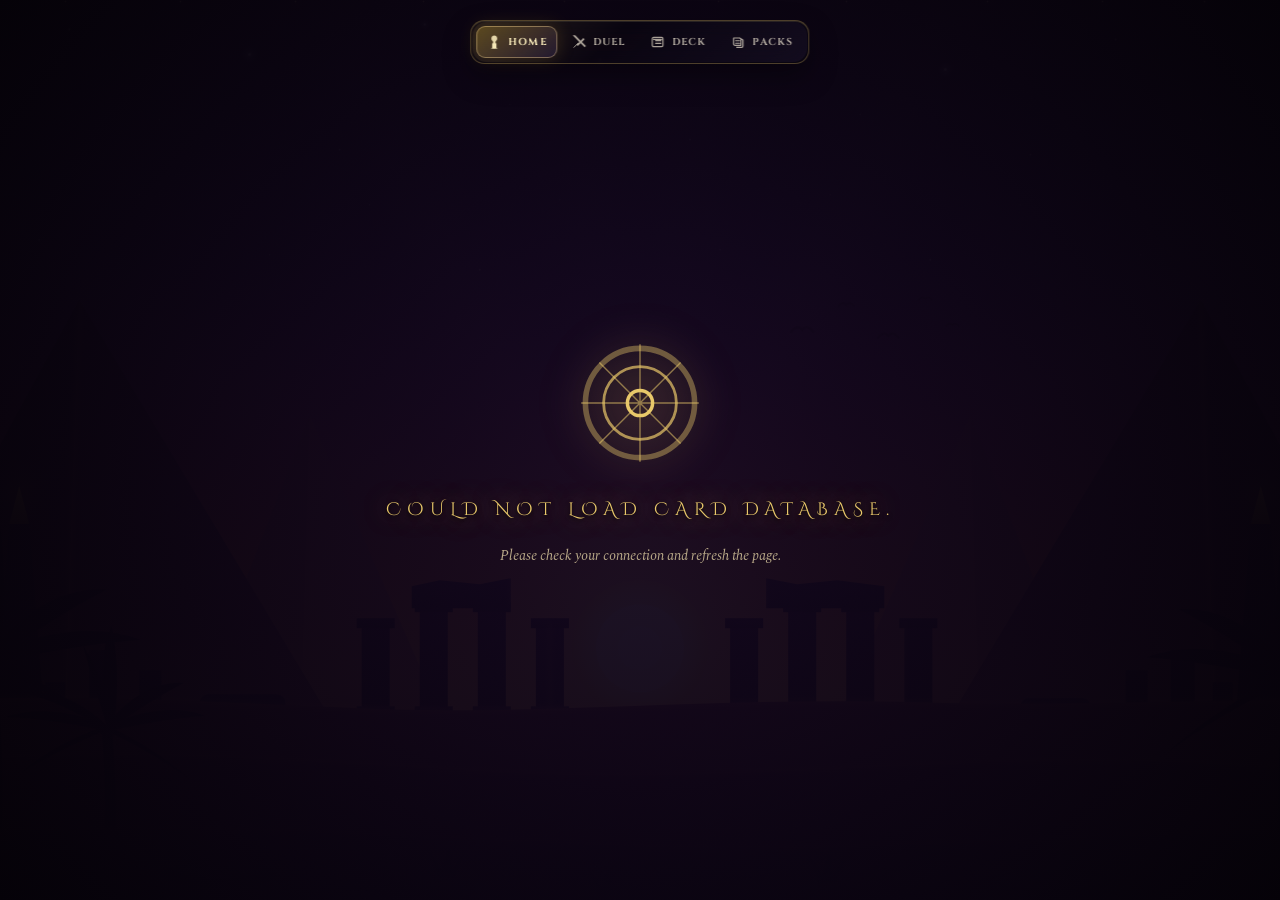
<file: index.html>
<!DOCTYPE html>
<html lang="en">
<head>
<meta charset="UTF-8">
<meta name="viewport" content="width=device-width, initial-scale=1.0">
<title>Duel Field — Main Menu</title>
<link rel="preconnect" href="https://fonts.googleapis.com">
<link rel="preconnect" href="https://fonts.gstatic.com" crossorigin>
<link href="https://fonts.googleapis.com/css2?family=Cinzel+Decorative:wght@700;900&family=Cinzel:wght@600;800&family=Spectral:ital,wght@0,400;0,600;0,700;1,400&display=swap" rel="stylesheet">

<link rel="stylesheet" href="css/base.css">
<link rel="stylesheet" href="css/background.css">
<link rel="stylesheet" href="css/screens.css">
<link rel="stylesheet" href="css/menu.css">
<link rel="stylesheet" href="css/topbar.css">
<link rel="stylesheet" href="css/overlays.css">
<link rel="stylesheet" href="css/effects.css">
<link rel="stylesheet" href="css/responsive.css">
<link rel="stylesheet" href="css/settings.css">
<link rel="stylesheet" href="css/nav.css">
</head>
<body>

<script src="js/00-sprite.js"></script>

<div class="bg-scene"><img src="assets/background.svg" alt=""></div>
<div class="bg-particles">
  <span></span><span></span><span></span><span></span><span></span>
  <span></span><span></span><span></span><span></span><span></span>
</div>

<!-- LOADING -->
<div id="loadingScreen" class="screen active">
  <div class="loading-spinner">
    <svg viewBox="0 0 200 200" style="color:var(--gold-light)"><use href="#summon-circle"/></svg>
  </div>
  <div class="loading-text" id="loadingText">Awakening the Shadow Realm…</div>
  <div class="loading-sub" id="loadingSub">Consulting the ancient stone tablets.</div>
</div>

<!-- MAIN MENU -->
<div id="mainMenu" class="screen">
  <div class="menu-panel">
    <svg class="menu-emblem" viewBox="0 0 100 60" style="color:var(--gold-light)"><use href="#eye-wdjat"/></svg>
    <div class="menu-title">DUEL FIELD</div>
    <div class="menu-sub">⚔ Shadow Realm Duel ⚔</div>
    <div class="menu-stats">
      <div class="stat-box"><div class="v" id="statWins">0</div><div class="l">Wins</div></div>
      <div class="stat-box"><div class="v" id="statCards">0</div><div class="l">Cards</div></div>
      <div class="stat-box"><div class="v" id="statDeck">0</div><div class="l">Deck</div></div>
    </div>

    <!-- ★ Menu buttons now real <a> links ★ -->
    <a class="menu-btn" href="game.html">
      <span class="mb-left">
        <span class="mb-icon" style="color:var(--gold-light)"><svg viewBox="0 0 24 24"><use href="#sword"/></svg></span>
        <span>Enter the Duel</span>
      </span>
      <span class="mb-count" id="playDeckCount">20 cards</span>
    </a>

    <a class="menu-btn" href="deck-builder.html">
      <span class="mb-left">
        <span class="mb-icon" style="color:#d8c8ff"><svg viewBox="0 0 24 24"><use href="#deck"/></svg></span>
        <span>Deck Builder</span>
      </span>
      <span class="mb-count" id="deckCountBadge">20 / 30</span>
    </a>

    <a class="menu-btn" href="packs.html">
      <span class="mb-left">
        <span class="mb-icon" style="color:#e8c86a"><svg viewBox="0 0 24 24"><use href="#star"/></svg></span>
        <span>Open Packs</span>
      </span>
      <span class="mb-count" id="packCount">0</span>
    </a>

    <div class="menu-footer">
      <button class="link-btn" id="btnSettings">⚙ Settings</button>
      <button class="link-btn" id="btnReset">Erase All Progress</button>
    </div>
  </div>
</div>

<!-- SETTINGS (shared overlay) -->
<div id="settingsOverlay" aria-hidden="true">
  <div class="settings-panel" role="dialog" aria-modal="true" aria-label="Settings">
    <div class="settings-header">
      <h2>
        <svg viewBox="0 0 24 24" aria-hidden="true"><use href="#star"></use></svg>
        Settings
      </h2>
      <button class="settings-close" type="button" aria-label="Close settings">×</button>
    </div>

    <div class="settings-tabs">
      <button class="settings-tab active" type="button" data-tab="audio">Audio</button>
      <button class="settings-tab" type="button" data-tab="visual">Visual</button>
      <button class="settings-tab" type="button" data-tab="gameplay">Gameplay</button>
    </div>

    <div class="settings-body">
      <div class="settings-tab-content active" data-tab="audio">
        <div class="settings-group-title">Volume</div>
        <div class="settings-row">
          <div class="settings-row-label">
            <div class="slr-main">Master</div>
            <div class="slr-desc">Main game volume</div>
          </div>
          <div class="settings-row-control">
            <div class="slider-wrap">
              <input type="range" min="0" max="100" value="50" data-setting="masterVolume">
              <span class="slider-value">50%</span>
            </div>
          </div>
        </div>
        <div class="settings-row">
          <div class="settings-row-label">
            <div class="slr-main">SFX</div>
            <div class="slr-desc">Card flips, attacks, and UI sounds</div>
          </div>
          <div class="settings-row-control">
            <div class="slider-wrap">
              <input type="range" min="0" max="100" value="85" data-setting="sfxVolume">
              <span class="slider-value">85%</span>
            </div>
          </div>
        </div>
        <div class="settings-row">
          <div class="settings-row-label">
            <div class="slr-main">Ambient</div>
            <div class="slr-desc">Background atmosphere</div>
          </div>
          <div class="settings-row-control">
            <div class="slider-wrap">
              <input type="range" min="0" max="100" value="75" data-setting="ambientVolume">
              <span class="slider-value">75%</span>
            </div>
          </div>
        </div>

        <div class="settings-row">
          <div class="settings-row-label">
            <div class="slr-main">Mute</div>
            <div class="slr-desc">Silence all audio</div>
          </div>
          <div class="settings-row-control">
            <div class="switch on" data-setting="muted" aria-checked="false" role="switch"></div>
          </div>
        </div>
      </div>

      <div class="settings-tab-content" data-tab="visual">
        <div class="settings-group-title">Effects</div>
        <div class="settings-row">
          <div class="settings-row-label">
            <div class="slr-main">Hover preview</div>
            <div class="slr-desc">Show the floating card preview</div>
          </div>
          <div class="settings-row-control">
            <div class="switch on" data-setting="hoverPreview" aria-checked="true" role="switch"></div>
          </div>
        </div>
        <div class="settings-row">
          <div class="settings-row-label">
            <div class="slr-main">Screen shake</div>
            <div class="slr-desc">Camera shakes during attacks and impacts</div>
          </div>
          <div class="settings-row-control">
            <div class="switch on" data-setting="screenShake" aria-checked="true" role="switch"></div>
          </div>
        </div>
        <div class="settings-row">
          <div class="settings-row-label">
            <div class="slr-main">Particles</div>
            <div class="slr-desc">Battle sparks and summon effects</div>
          </div>
          <div class="settings-row-control">
            <div class="switch on" data-setting="particles" aria-checked="true" role="switch"></div>
          </div>
        </div>
        <div class="settings-row">
          <div class="settings-row-label">
            <div class="slr-main">Background particles</div>
            <div class="slr-desc">Ambient drifting particles in the scene</div>
          </div>
          <div class="settings-row-control">
            <div class="switch on" data-setting="bgParticles" aria-checked="true" role="switch"></div>
          </div>
        </div>
        <div class="settings-row">
          <div class="settings-row-label">
            <div class="slr-main">Holo shine</div>
            <div class="slr-desc">Glossy card shine and highlights</div>
          </div>
          <div class="settings-row-control">
            <div class="switch on" data-setting="holoShine" aria-checked="true" role="switch"></div>
          </div>
        </div>
      </div>

      <div class="settings-tab-content" data-tab="gameplay">
        <div class="settings-group-title">Animation</div>
        <div class="settings-row">
          <div class="settings-row-label">
            <div class="slr-main">Animation speed</div>
            <div class="slr-desc">Adjust tempo for battle and transition effects</div>
          </div>
          <div class="settings-row-control">
            <div class="segmented" aria-label="Animation speed">
              <button type="button" data-speed="fast">Fast</button>
              <button type="button" data-speed="normal" class="active">Normal</button>
              <button type="button" data-speed="relaxed">Relaxed</button>
            </div>
          </div>
        </div>
      </div>
    </div>

    <div class="settings-footer">
      <button class="btn danger" id="settingsReset" type="button">Reset</button>
      <button class="btn primary" id="settingsDone" type="button">Done</button>
    </div>
  </div>
</div>

<script defer src="js/01-config.js?v=20260918-3"></script>
<script defer src="js/02-state.js"></script>
<script defer src="js/03-dom.js"></script>
<script defer src="js/04-audio.js"></script>
<script defer src="js/05-utils.js"></script>
<script defer src="js/06-storage.js?v=20260918-3"></script>
<script defer src="js/07-cards.js?v=20260918-2"></script>
<script defer src="js/08-menu.js?v=20260918-2"></script>
<script defer src="js/17-settings.js"></script>
<script defer src="js/16-boot.js?v=20260918-2"></script>
<script defer src="js/18-nav.js"></script>
</body>
</html>
</file>
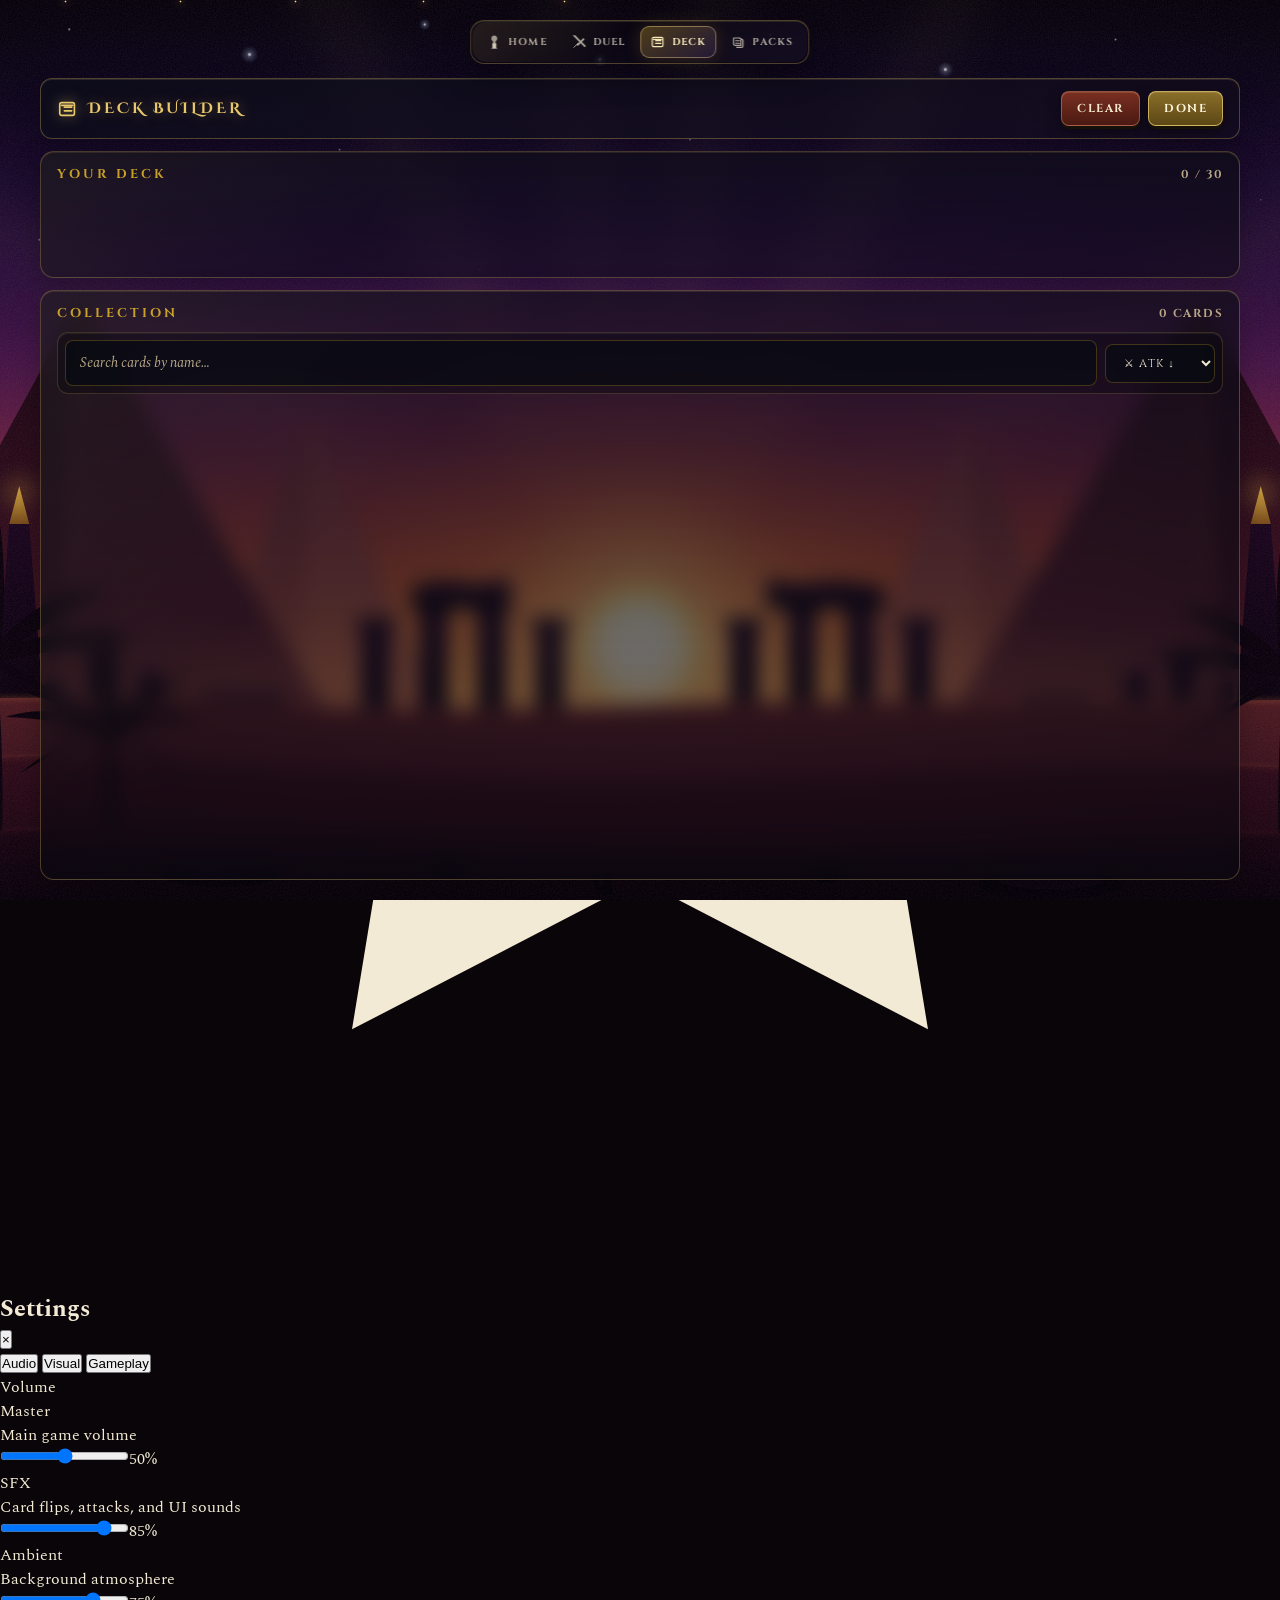
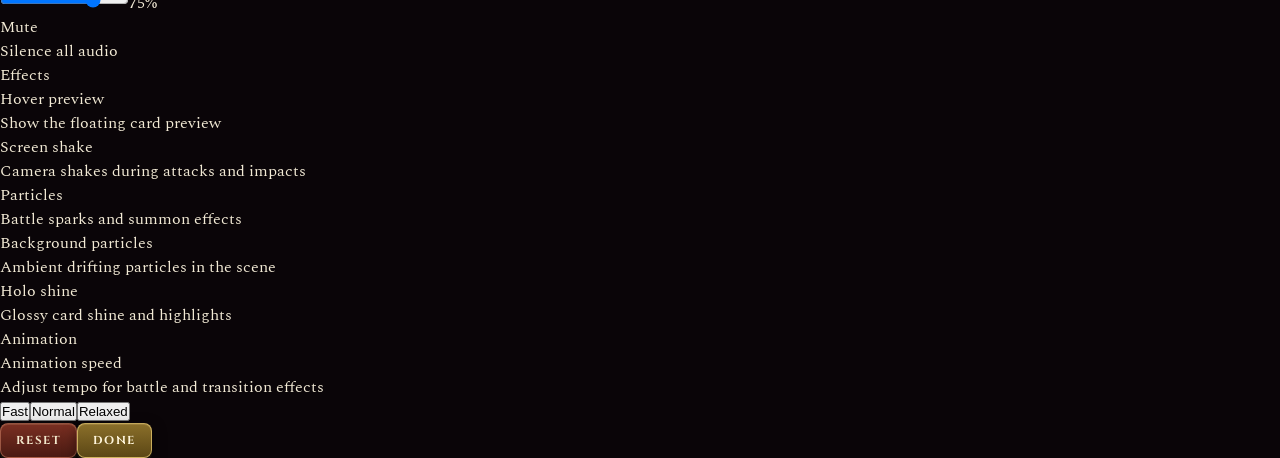
<file: deck-builder.html>
<!DOCTYPE html>
<html lang="en">
<head>
<meta charset="UTF-8">
<meta name="viewport" content="width=device-width, initial-scale=1.0">
<title>Duel Field — Deck Builder</title>
<link rel="preconnect" href="https://fonts.googleapis.com">
<link rel="preconnect" href="https://fonts.gstatic.com" crossorigin>
<link href="https://fonts.googleapis.com/css2?family=Cinzel+Decorative:wght@700;900&family=Cinzel:wght@600;800&family=Spectral:ital,wght@0,400;0,600;0,700;1,400&display=swap" rel="stylesheet">

<link rel="stylesheet" href="css/base.css">
<link rel="stylesheet" href="css/background.css">
<link rel="stylesheet" href="css/screens.css">
<link rel="stylesheet" href="css/topbar.css">
<link rel="stylesheet" href="css/deck-builder.css">
<link rel="stylesheet" href="css/overlays.css">
<link rel="stylesheet" href="css/effects.css">
<link rel="stylesheet" href="css/responsive.css">
<link rel="stylesheet" href="css/nav.css">
</head>
<body>

<script src="js/00-sprite.js"></script>

<div class="bg-scene"><img src="assets/background.svg" alt=""></div>
<div class="bg-particles"><span></span><span></span><span></span><span></span><span></span></div>

<!-- DECK BUILDER SCREEN (active by default) -->
<div id="deckBuilder" class="screen active">
  <div class="db-wrap">
    <div class="top-bar deck-topbar" style="margin-bottom:0">
      <div class="top-title"><span class="top-title-icon" aria-hidden="true"><svg viewBox="0 0 24 24"><use href="#deck"></use></svg></span><span>Deck Builder</span></div>
      <div class="top-actions">
        <button class="btn danger" id="dbClear">Clear</button>
        <button class="btn primary" id="dbDone">Done</button>
      </div>
    </div>
    <div class="db-section">
      <div class="db-section-title">
        <span>Your Deck</span>
        <span class="db-count" id="dbDeckCount">0 / 30</span>
      </div>
      <div id="deckList"></div>
    </div>
    <div class="db-section">
      <div class="db-section-title">
        <span>Collection</span>
        <span class="db-count" id="dbCollCount">0 cards</span>
      </div>
      <div class="db-toolbar">
        <input type="text" class="db-search" id="dbSearch" placeholder="Search cards by name…">
        <select class="db-sort" id="dbSort">
          <option value="atk-desc">⚔ ATK ↓</option>
          <option value="atk-asc">⚔ ATK ↑</option>
          <option value="def-desc">🛡 DEF ↓</option>
          <option value="name-asc">A → Z</option>
          <option value="owned-desc">Owned ↓</option>
        </select>
      </div>
      <div id="collectionGrid"></div>
    </div>
  </div>
</div>

<!-- FLOATING CARD PREVIEW -->
<div class="card-preview" id="cardPreview">
  <img alt="">
  <div class="cp-name"></div>
  <div class="cp-stats"><span class="atk"></span><span class="def"></span></div>
  <div class="cp-owned"></div>
</div>

<div id="settingsOverlay" aria-hidden="true">
  <div class="settings-panel" role="dialog" aria-modal="true" aria-label="Settings">
    <div class="settings-header">
      <h2><svg viewBox="0 0 24 24" aria-hidden="true"><use href="#star"></use></svg> Settings</h2>
      <button class="settings-close" type="button" aria-label="Close settings">×</button>
    </div>
    <div class="settings-tabs">
      <button class="settings-tab active" type="button" data-tab="audio">Audio</button>
      <button class="settings-tab" type="button" data-tab="visual">Visual</button>
      <button class="settings-tab" type="button" data-tab="gameplay">Gameplay</button>
    </div>
    <div class="settings-body">
      <div class="settings-tab-content active" data-tab="audio">
        <div class="settings-group-title">Volume</div>
        <div class="settings-row">
          <div class="settings-row-label"><div class="slr-main">Master</div><div class="slr-desc">Main game volume</div></div>
          <div class="settings-row-control"><div class="slider-wrap"><input type="range" min="0" max="100" value="50" data-setting="masterVolume"><span class="slider-value">50%</span></div></div>
        </div>
        <div class="settings-row">
          <div class="settings-row-label"><div class="slr-main">SFX</div><div class="slr-desc">Card flips, attacks, and UI sounds</div></div>
          <div class="settings-row-control"><div class="slider-wrap"><input type="range" min="0" max="100" value="85" data-setting="sfxVolume"><span class="slider-value">85%</span></div></div>
        </div>
        <div class="settings-row">
          <div class="settings-row-label"><div class="slr-main">Ambient</div><div class="slr-desc">Background atmosphere</div></div>
          <div class="settings-row-control"><div class="slider-wrap"><input type="range" min="0" max="100" value="75" data-setting="ambientVolume"><span class="slider-value">75%</span></div></div>
        </div>
        <div class="settings-row">
          <div class="settings-row-label"><div class="slr-main">Mute</div><div class="slr-desc">Silence all audio</div></div>
          <div class="settings-row-control"><div class="switch on" data-setting="muted" aria-checked="false" role="switch"></div></div>
        </div>
      </div>
      <div class="settings-tab-content" data-tab="visual">
        <div class="settings-group-title">Effects</div>
        <div class="settings-row">
          <div class="settings-row-label"><div class="slr-main">Hover preview</div><div class="slr-desc">Show the floating card preview</div></div>
          <div class="settings-row-control"><div class="switch on" data-setting="hoverPreview" aria-checked="true" role="switch"></div></div>
        </div>
        <div class="settings-row">
          <div class="settings-row-label"><div class="slr-main">Screen shake</div><div class="slr-desc">Camera shakes during attacks and impacts</div></div>
          <div class="settings-row-control"><div class="switch on" data-setting="screenShake" aria-checked="true" role="switch"></div></div>
        </div>
        <div class="settings-row">
          <div class="settings-row-label"><div class="slr-main">Particles</div><div class="slr-desc">Battle sparks and summon effects</div></div>
          <div class="settings-row-control"><div class="switch on" data-setting="particles" aria-checked="true" role="switch"></div></div>
        </div>
        <div class="settings-row">
          <div class="settings-row-label"><div class="slr-main">Background particles</div><div class="slr-desc">Ambient drifting particles in the scene</div></div>
          <div class="settings-row-control"><div class="switch on" data-setting="bgParticles" aria-checked="true" role="switch"></div></div>
        </div>
        <div class="settings-row">
          <div class="settings-row-label"><div class="slr-main">Holo shine</div><div class="slr-desc">Glossy card shine and highlights</div></div>
          <div class="settings-row-control"><div class="switch on" data-setting="holoShine" aria-checked="true" role="switch"></div></div>
        </div>
      </div>
      <div class="settings-tab-content" data-tab="gameplay">
        <div class="settings-group-title">Animation</div>
        <div class="settings-row">
          <div class="settings-row-label"><div class="slr-main">Animation speed</div><div class="slr-desc">Adjust tempo for battle and transition effects</div></div>
          <div class="settings-row-control"><div class="segmented" aria-label="Animation speed"><button type="button" data-speed="fast">Fast</button><button type="button" data-speed="normal" class="active">Normal</button><button type="button" data-speed="relaxed">Relaxed</button></div></div>
        </div>
      </div>
    </div>
    <div class="settings-footer"><button class="btn danger" id="settingsReset" type="button">Reset</button><button class="btn primary" id="settingsDone" type="button">Done</button></div>
  </div>
</div>

<script defer src="js/01-config.js?v=20260918-3"></script>

<script defer src="js/02-state.js"></script>
<script defer src="js/03-dom.js"></script>
<script defer src="js/04-audio.js"></script>
<script defer src="js/05-utils.js"></script>
<script defer src="js/06-storage.js?v=20260918-3"></script>
<script defer src="js/07-cards.js?v=20260918-2"></script>
<script defer src="js/08-menu.js?v=20260918-2"></script>
<script defer src="js/17-settings.js"></script>
<script defer src="js/09-deck-builder.js"></script>
<script defer src="js/16-boot.js?v=20260918-2"></script>
<script defer src="js/18-nav.js"></script>
</body>
</html>
</file>
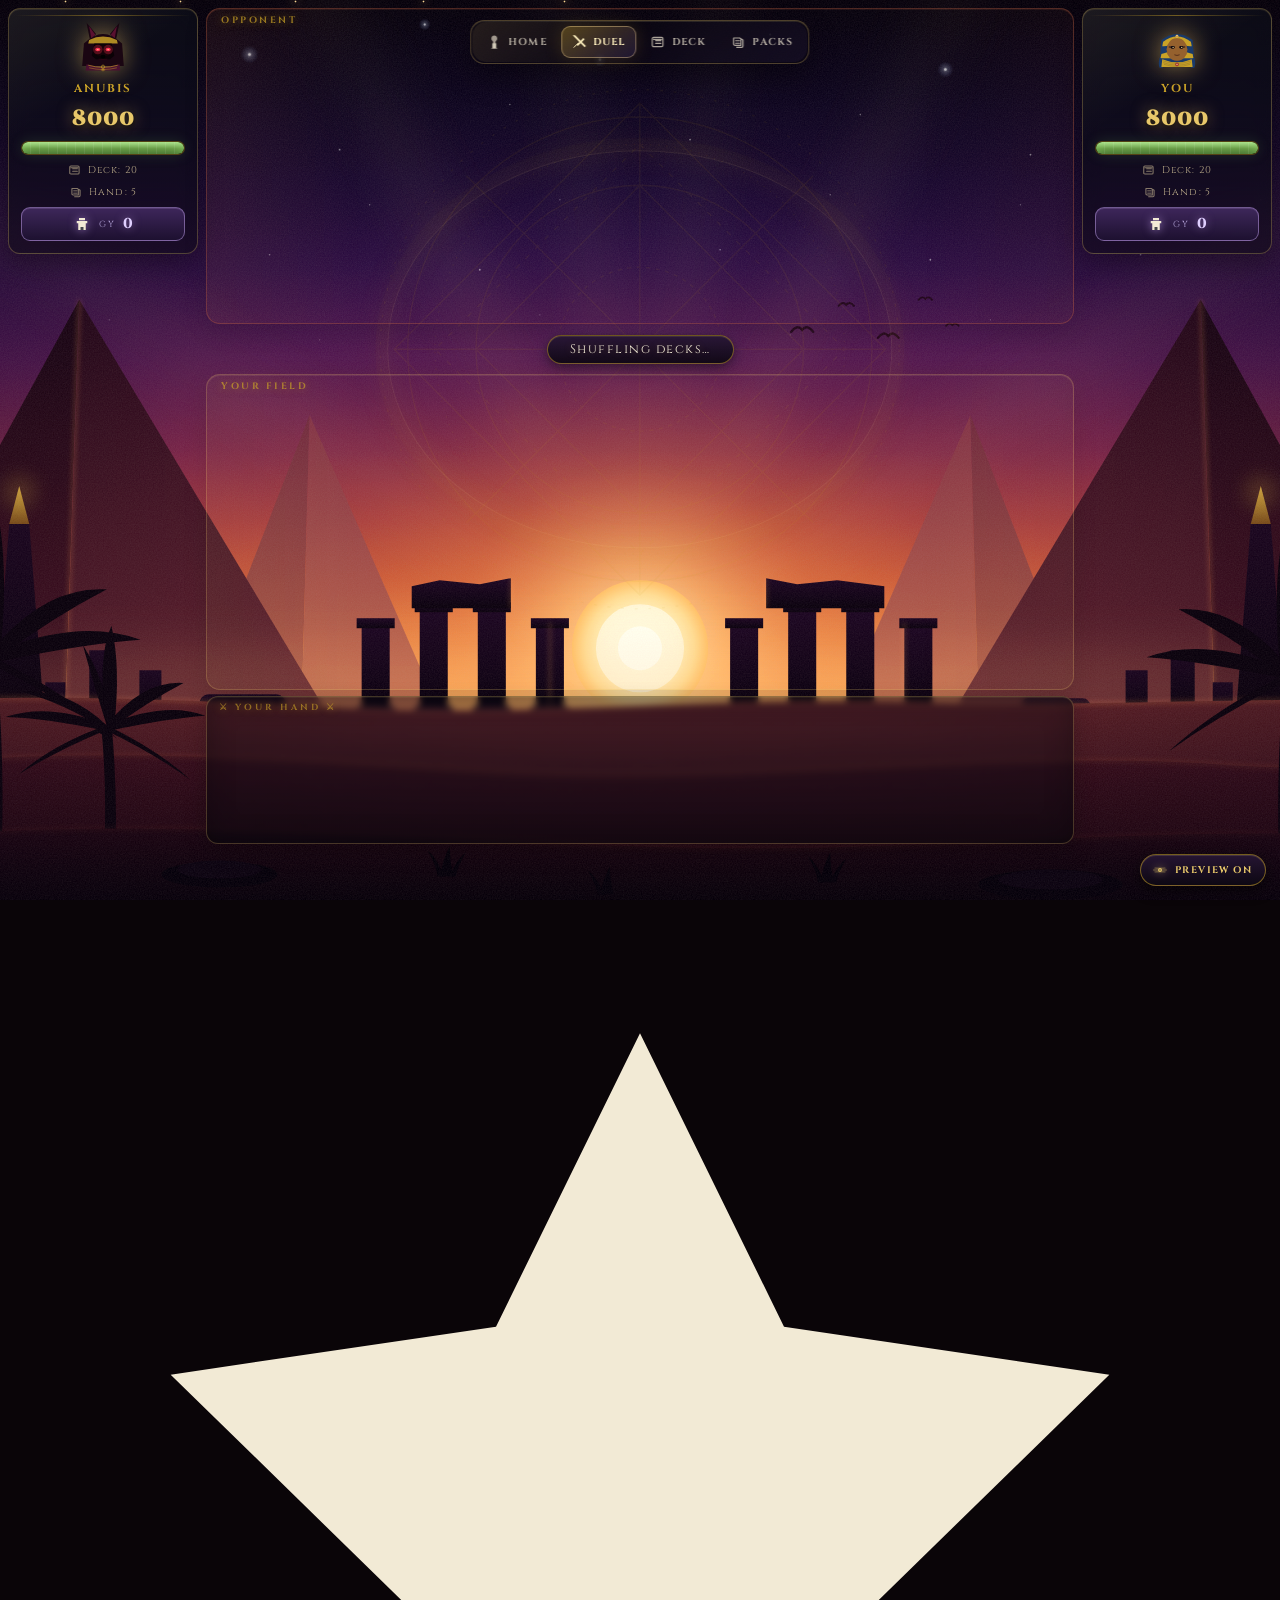
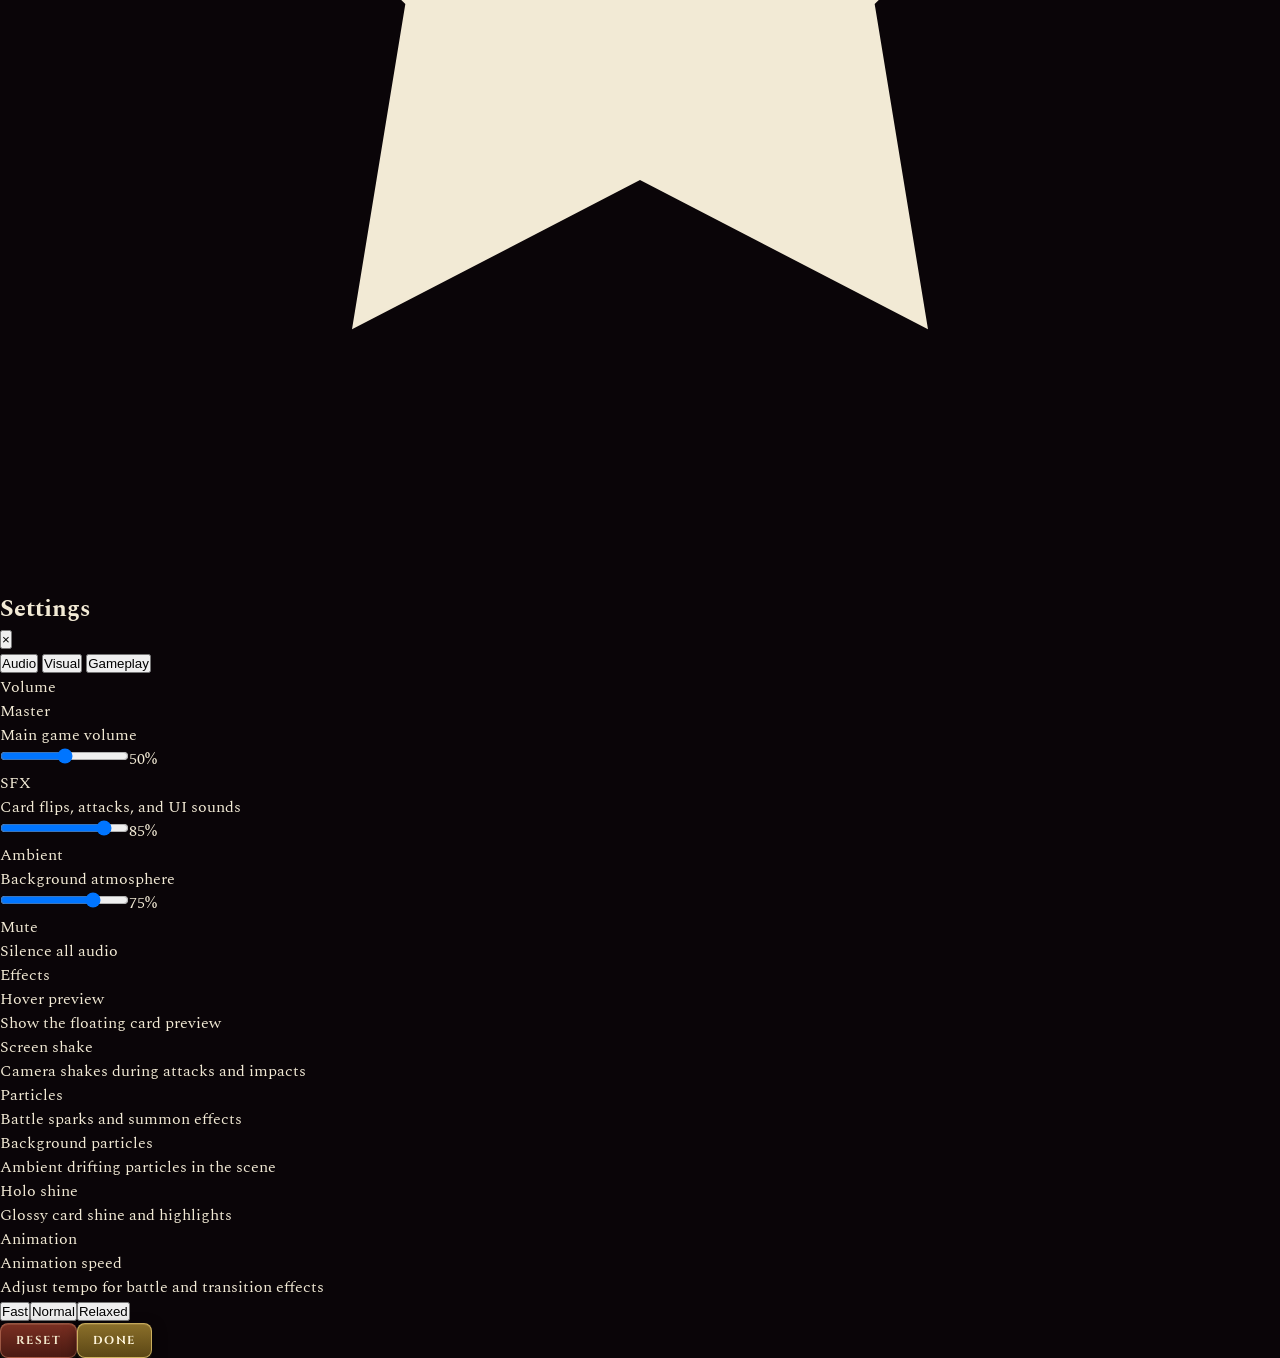
<file: game.html>
<!DOCTYPE html>
<html lang="en">
<head>
<meta charset="UTF-8">
<meta name="viewport" content="width=device-width, initial-scale=1.0">
<title>Duel Field — Duel</title>
<link rel="preconnect" href="https://fonts.googleapis.com">
<link rel="preconnect" href="https://fonts.gstatic.com" crossorigin>
<link href="https://fonts.googleapis.com/css2?family=Cinzel+Decorative:wght@700;900&family=Cinzel:wght@600;800&family=Spectral:ital,wght@0,400;0,600;0,700;1,400&display=swap" rel="stylesheet">

<link rel="stylesheet" href="css/base.css">
<link rel="stylesheet" href="css/background.css">
<link rel="stylesheet" href="css/screens.css">
<link rel="stylesheet" href="css/topbar.css">
<link rel="stylesheet" href="css/duel-layout.css">
<link rel="stylesheet" href="css/duel-cards.css">
<link rel="stylesheet" href="css/duel-hand.css">
<link rel="stylesheet" href="css/overlays.css">
<link rel="stylesheet" href="css/effects.css">
<link rel="stylesheet" href="css/responsive.css">
<link rel="stylesheet" href="css/nav.css">
</head>
<body>

<script src="js/00-sprite.js"></script>

<div class="bg-scene"><img src="assets/background.svg" alt=""></div>
<div class="bg-particles"><span></span><span></span><span></span><span></span><span></span></div>

<!-- DUEL SCREEN -->
<div id="duelScreen" class="screen active">
  <aside class="duel-side">
    <div class="side-panel">
      <div class="avatar"><svg viewBox="0 0 60 60"><use href="#anubis"></use></svg></div>
      <div class="lp-name">Anubis</div>
      <div class="lp-num" id="oppLPText">8000</div>
      <div class="lp-bar" id="oppLPBar"><div class="lp-fill" id="oppLPFill"></div></div>
      <div class="deck-info"><svg viewBox="0 0 24 24"><use href="#deck"></use></svg><span id="oppDeckInfo"><span>Deck: 20</span></span></div>
      <div class="hand-info"><svg viewBox="0 0 24 24"><use href="#cards"></use></svg><span id="oppHandInfo"><span>Hand: 5</span></span></div>
      <div class="gy-badge" id="oppGYBadge"><span class="gy-icon"><svg viewBox="0 0 24 24"><use href="#tomb"></use></svg></span><span class="gy-label">GY</span><span class="gy-count" id="oppGYCount">0</span></div>
    </div>
  </aside>

  <div class="duel-main">
    <div id="field">
      <div id="oppZone" class="zone">
        <div class="zone-label">Opponent</div>
        <div class="zone-grid" id="oppGrid"></div>
      </div>

      <div id="statusWrap">
        <div id="status">Shuffling decks…</div>
      </div>

      <div id="playerZone" class="zone">
        <div class="zone-label">Your Field</div>
        <div class="zone-grid" id="playerGrid"></div>
      </div>
    </div>

    <div id="bottom">
      <div id="handArea">
        <div id="handCards"></div>
      </div>
      <div id="controls"></div>
    </div>
  </div>

  <aside class="duel-side">
    <div class="side-panel">
      <div class="avatar"><svg viewBox="0 0 60 60"><use href="#priest"></use></svg></div>
      <div class="lp-name">You</div>
      <div class="lp-num" id="playerLPText">8000</div>
      <div class="lp-bar" id="playerLPBar"><div class="lp-fill" id="playerLPFill"></div></div>
      <div class="deck-info"><svg viewBox="0 0 24 24"><use href="#deck"></use></svg><span id="playerDeckInfo"><span>Deck: 20</span></span></div>
      <div class="hand-info"><svg viewBox="0 0 24 24"><use href="#cards"></use></svg><span id="playerHandInfo"><span>Hand: 5</span></span></div>
      <div class="gy-badge" id="playerGYBadge"><span class="gy-icon"><svg viewBox="0 0 24 24"><use href="#tomb"></use></svg></span><span class="gy-label">GY</span><span class="gy-count" id="playerGYCount">0</span></div>
    </div>
  </aside>
</div>

<!-- GAME OVER OVERLAY -->
<div id="overlay" class="hidden"><div class="panel" id="overlayPanel"></div></div>

<!-- GRAVEYARD VIEWER -->
<div id="gyOverlay" class="hidden">
  <div class="gy-panel">
    <div class="gy-header">
      <h2 id="gyTitle">Graveyard</h2>
      <div class="gy-sub" id="gySub">0 cards</div>
    </div>
    <div class="gy-body" id="gyBody"></div>
    <div class="gy-footer">
      <button class="btn primary" type="button" id="gyClose">Close</button>
      <button class="btn" type="button" id="gyCloseBtn2">Done</button>
    </div>
  </div>
</div>

<button class="hover-toggle" id="hoverToggle" type="button" aria-pressed="true">
  <span class="ht-icon"><svg viewBox="0 0 24 24"><use href="#eye-wdjat"></use></svg></span>
  <span class="ht-label">Preview ON</span>
</button>

<!-- FLOATING CARD PREVIEW -->
<div class="card-preview" id="cardPreview">
  <img alt="">
  <div class="cp-name"></div>
  <div class="cp-stats"><span class="atk"></span><span class="def"></span></div>
  <div class="cp-owned"></div>
</div>

<div id="settingsOverlay" aria-hidden="true">
  <div class="settings-panel" role="dialog" aria-modal="true" aria-label="Settings">
    <div class="settings-header">
      <h2><svg viewBox="0 0 24 24" aria-hidden="true"><use href="#star"></use></svg> Settings</h2>
      <button class="settings-close" type="button" aria-label="Close settings">×</button>
    </div>
    <div class="settings-tabs">
      <button class="settings-tab active" type="button" data-tab="audio">Audio</button>
      <button class="settings-tab" type="button" data-tab="visual">Visual</button>
      <button class="settings-tab" type="button" data-tab="gameplay">Gameplay</button>
    </div>
    <div class="settings-body">
      <div class="settings-tab-content active" data-tab="audio">
        <div class="settings-group-title">Volume</div>
        <div class="settings-row"><div class="settings-row-label"><div class="slr-main">Master</div><div class="slr-desc">Main game volume</div></div><div class="settings-row-control"><div class="slider-wrap"><input type="range" min="0" max="100" value="50" data-setting="masterVolume"><span class="slider-value">50%</span></div></div></div>
        <div class="settings-row"><div class="settings-row-label"><div class="slr-main">SFX</div><div class="slr-desc">Card flips, attacks, and UI sounds</div></div><div class="settings-row-control"><div class="slider-wrap"><input type="range" min="0" max="100" value="85" data-setting="sfxVolume"><span class="slider-value">85%</span></div></div></div>
        <div class="settings-row"><div class="settings-row-label"><div class="slr-main">Ambient</div><div class="slr-desc">Background atmosphere</div></div><div class="settings-row-control"><div class="slider-wrap"><input type="range" min="0" max="100" value="75" data-setting="ambientVolume"><span class="slider-value">75%</span></div></div></div>
        <div class="settings-row"><div class="settings-row-label"><div class="slr-main">Mute</div><div class="slr-desc">Silence all audio</div></div><div class="settings-row-control"><div class="switch on" data-setting="muted" aria-checked="false" role="switch"></div></div></div>
      </div>
      <div class="settings-tab-content" data-tab="visual">
        <div class="settings-group-title">Effects</div>
        <div class="settings-row"><div class="settings-row-label"><div class="slr-main">Hover preview</div><div class="slr-desc">Show the floating card preview</div></div><div class="settings-row-control"><div class="switch on" data-setting="hoverPreview" aria-checked="true" role="switch"></div></div></div>
        <div class="settings-row"><div class="settings-row-label"><div class="slr-main">Screen shake</div><div class="slr-desc">Camera shakes during attacks and impacts</div></div><div class="settings-row-control"><div class="switch on" data-setting="screenShake" aria-checked="true" role="switch"></div></div></div>
        <div class="settings-row"><div class="settings-row-label"><div class="slr-main">Particles</div><div class="slr-desc">Battle sparks and summon effects</div></div><div class="settings-row-control"><div class="switch on" data-setting="particles" aria-checked="true" role="switch"></div></div></div>
        <div class="settings-row"><div class="settings-row-label"><div class="slr-main">Background particles</div><div class="slr-desc">Ambient drifting particles in the scene</div></div><div class="settings-row-control"><div class="switch on" data-setting="bgParticles" aria-checked="true" role="switch"></div></div></div>
        <div class="settings-row"><div class="settings-row-label"><div class="slr-main">Holo shine</div><div class="slr-desc">Glossy card shine and highlights</div></div><div class="settings-row-control"><div class="switch on" data-setting="holoShine" aria-checked="true" role="switch"></div></div></div>
      </div>
      <div class="settings-tab-content" data-tab="gameplay">
        <div class="settings-group-title">Animation</div>
        <div class="settings-row"><div class="settings-row-label"><div class="slr-main">Animation speed</div><div class="slr-desc">Adjust tempo for battle and transition effects</div></div><div class="settings-row-control"><div class="segmented" aria-label="Animation speed"><button type="button" data-speed="fast">Fast</button><button type="button" data-speed="normal" class="active">Normal</button><button type="button" data-speed="relaxed">Relaxed</button></div></div></div>
      </div>
    </div>
    <div class="settings-footer"><button class="btn danger" id="settingsReset" type="button">Reset</button><button class="btn primary" id="settingsDone" type="button">Done</button></div>
  </div>
</div>

<script defer src="js/01-config.js?v=20260918-3"></script>

<script defer src="js/02-state.js"></script>
<script defer src="js/03-dom.js"></script>
<script defer src="js/04-audio.js"></script>
<script defer src="js/05-utils.js"></script>
<script defer src="js/06-storage.js?v=20260918-3"></script>
<script defer src="js/07-cards.js?v=20260918-2"></script>
<script defer src="js/08-menu.js?v=20260918-2"></script>
<script defer src="js/17-settings.js"></script>
<script defer src="js/11-graveyard.js"></script>
<script defer src="js/12-render.js?v=20260918-2"></script>
<script defer src="js/13-flow.js?v=20260918-2"></script>
<script defer src="js/14-battle.js"></script>
<script defer src="js/15-gameover.js"></script>
<script defer src="js/16-boot.js?v=20260918-2"></script>
<script defer src="js/18-nav.js"></script>
</body>
</html>
</file>
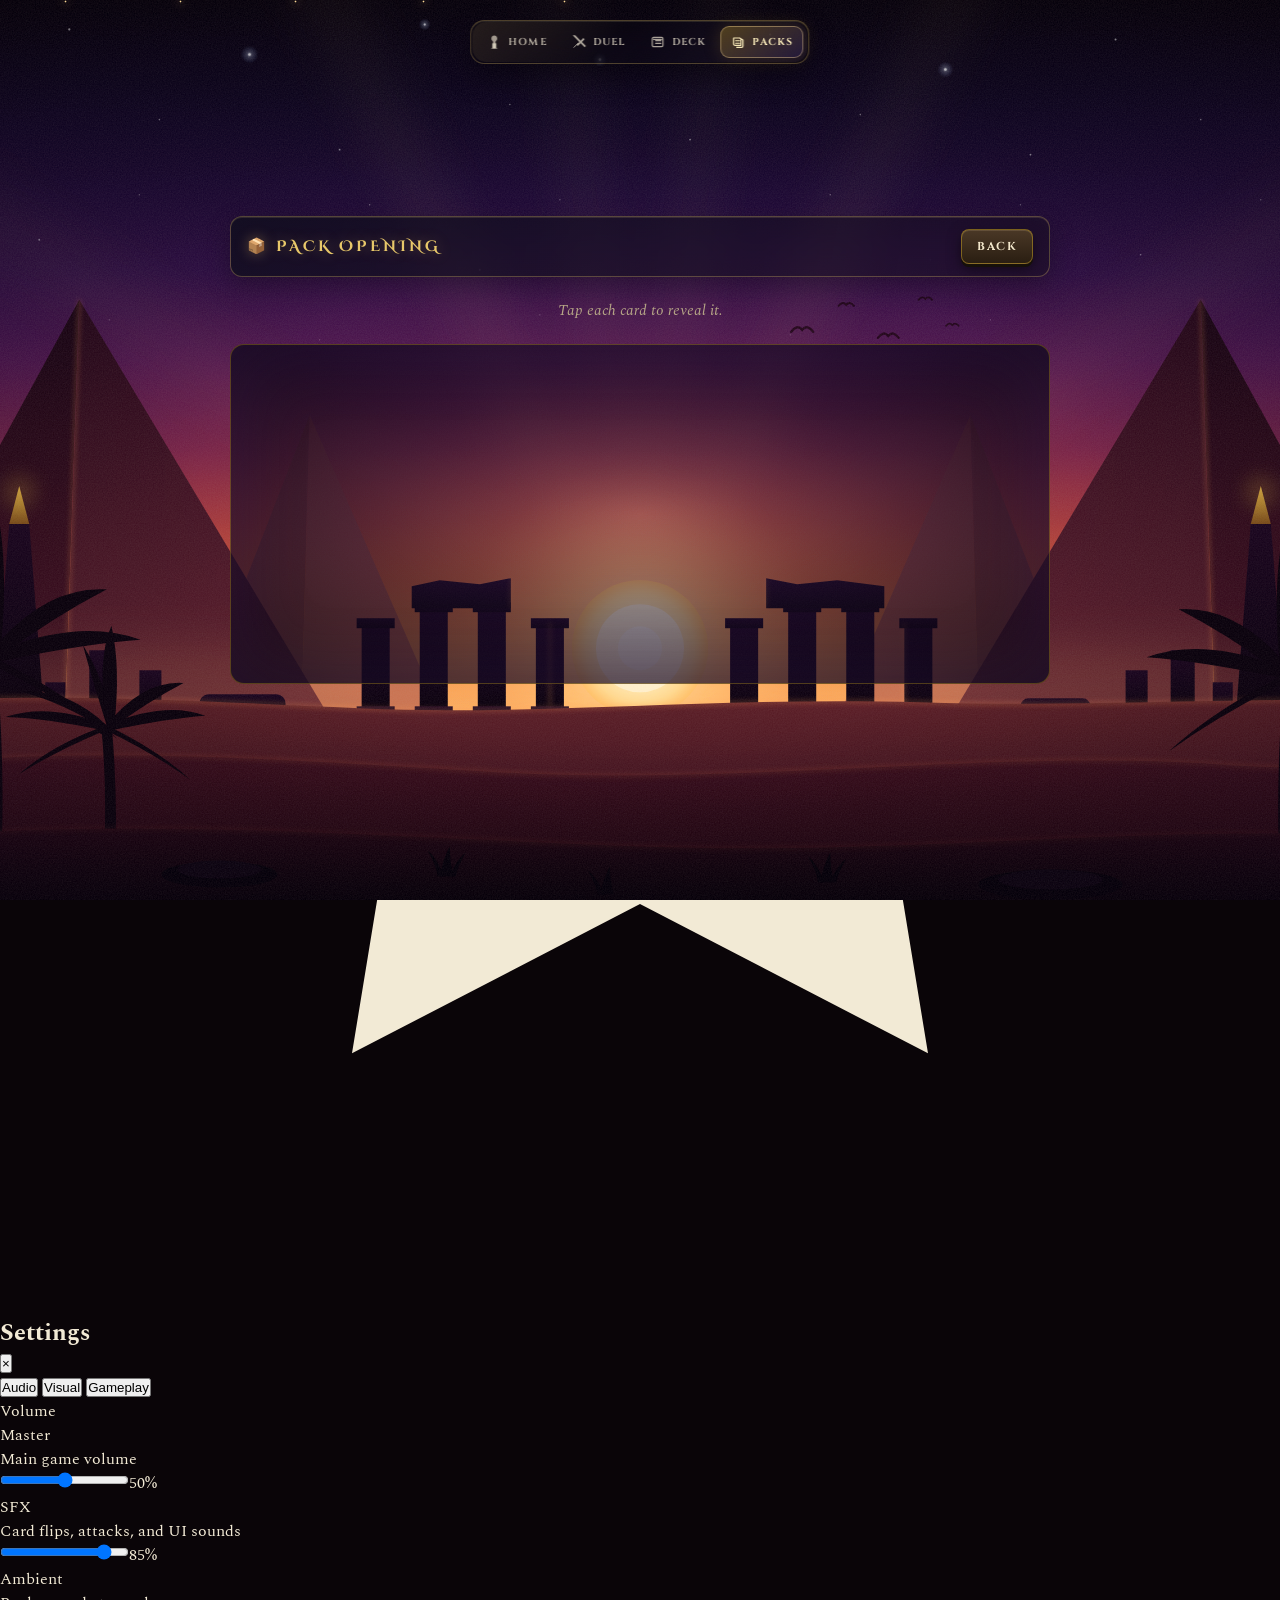
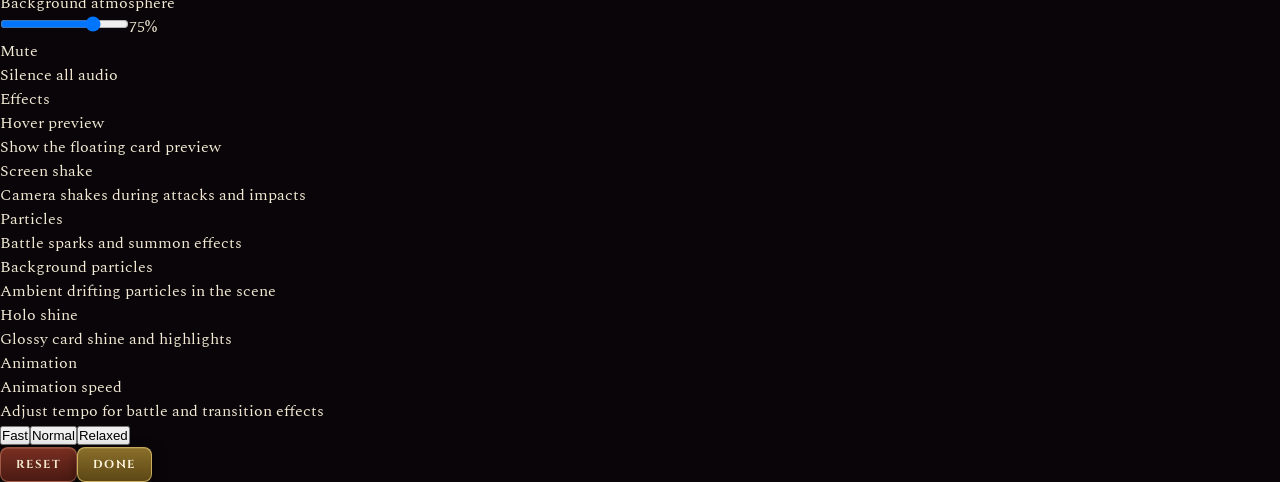
<file: packs.html>
<!DOCTYPE html>
<html lang="en">
<head>
<meta charset="UTF-8">
<meta name="viewport" content="width=device-width, initial-scale=1.0">
<title>Duel Field — Pack Opening</title>
<link rel="preconnect" href="https://fonts.googleapis.com">
<link rel="preconnect" href="https://fonts.gstatic.com" crossorigin>
<link href="https://fonts.googleapis.com/css2?family=Cinzel+Decorative:wght@700;900&family=Cinzel:wght@600;800&family=Spectral:ital,wght@0,400;0,600;0,700;1,400&display=swap" rel="stylesheet">

<link rel="stylesheet" href="css/base.css">
<link rel="stylesheet" href="css/background.css">
<link rel="stylesheet" href="css/screens.css">
<link rel="stylesheet" href="css/topbar.css">
<link rel="stylesheet" href="css/pack.css">
<link rel="stylesheet" href="css/overlays.css">
<link rel="stylesheet" href="css/effects.css">
<link rel="stylesheet" href="css/responsive.css">
<link rel="stylesheet" href="css/nav.css">
</head>
<body>

<script src="js/00-sprite.js"></script>

<div class="bg-scene"><img src="assets/background.svg" alt=""></div>
<div class="bg-particles"><span></span><span></span><span></span><span></span><span></span></div>

<div id="packScreen" class="screen active">
  <div class="pack-wrap">
    <div class="top-bar" style="margin-bottom:0">
      <div class="top-title">📦 Pack Opening</div>
      <div class="top-actions">
        <button class="btn primary" id="pkDone" style="display:none">Collect All</button>
        <button class="btn" id="pkBack">Back</button>
      </div>
    </div>
    <div class="pack-intro" id="packIntro">Tap each card to reveal it.</div>
    <div id="packCards"></div>
  </div>
</div>

<div class="card-preview" id="cardPreview">
  <img alt="">
  <div class="cp-name"></div>
  <div class="cp-stats"><span class="atk"></span><span class="def"></span></div>
  <div class="cp-owned"></div>
</div>

<div id="settingsOverlay" aria-hidden="true">
  <div class="settings-panel" role="dialog" aria-modal="true" aria-label="Settings">
    <div class="settings-header">
      <h2><svg viewBox="0 0 24 24" aria-hidden="true"><use href="#star"></use></svg> Settings</h2>
      <button class="settings-close" type="button" aria-label="Close settings">×</button>
    </div>
    <div class="settings-tabs">
      <button class="settings-tab active" type="button" data-tab="audio">Audio</button>
      <button class="settings-tab" type="button" data-tab="visual">Visual</button>
      <button class="settings-tab" type="button" data-tab="gameplay">Gameplay</button>
    </div>
    <div class="settings-body">
      <div class="settings-tab-content active" data-tab="audio">
        <div class="settings-group-title">Volume</div>
        <div class="settings-row"><div class="settings-row-label"><div class="slr-main">Master</div><div class="slr-desc">Main game volume</div></div><div class="settings-row-control"><div class="slider-wrap"><input type="range" min="0" max="100" value="50" data-setting="masterVolume"><span class="slider-value">50%</span></div></div></div>
        <div class="settings-row"><div class="settings-row-label"><div class="slr-main">SFX</div><div class="slr-desc">Card flips, attacks, and UI sounds</div></div><div class="settings-row-control"><div class="slider-wrap"><input type="range" min="0" max="100" value="85" data-setting="sfxVolume"><span class="slider-value">85%</span></div></div></div>
        <div class="settings-row"><div class="settings-row-label"><div class="slr-main">Ambient</div><div class="slr-desc">Background atmosphere</div></div><div class="settings-row-control"><div class="slider-wrap"><input type="range" min="0" max="100" value="75" data-setting="ambientVolume"><span class="slider-value">75%</span></div></div></div>
        <div class="settings-row"><div class="settings-row-label"><div class="slr-main">Mute</div><div class="slr-desc">Silence all audio</div></div><div class="settings-row-control"><div class="switch on" data-setting="muted" aria-checked="false" role="switch"></div></div></div>
      </div>
      <div class="settings-tab-content" data-tab="visual">
        <div class="settings-group-title">Effects</div>
        <div class="settings-row"><div class="settings-row-label"><div class="slr-main">Hover preview</div><div class="slr-desc">Show the floating card preview</div></div><div class="settings-row-control"><div class="switch on" data-setting="hoverPreview" aria-checked="true" role="switch"></div></div></div>
        <div class="settings-row"><div class="settings-row-label"><div class="slr-main">Screen shake</div><div class="slr-desc">Camera shakes during attacks and impacts</div></div><div class="settings-row-control"><div class="switch on" data-setting="screenShake" aria-checked="true" role="switch"></div></div></div>
        <div class="settings-row"><div class="settings-row-label"><div class="slr-main">Particles</div><div class="slr-desc">Battle sparks and summon effects</div></div><div class="settings-row-control"><div class="switch on" data-setting="particles" aria-checked="true" role="switch"></div></div></div>
        <div class="settings-row"><div class="settings-row-label"><div class="slr-main">Background particles</div><div class="slr-desc">Ambient drifting particles in the scene</div></div><div class="settings-row-control"><div class="switch on" data-setting="bgParticles" aria-checked="true" role="switch"></div></div></div>
        <div class="settings-row"><div class="settings-row-label"><div class="slr-main">Holo shine</div><div class="slr-desc">Glossy card shine and highlights</div></div><div class="settings-row-control"><div class="switch on" data-setting="holoShine" aria-checked="true" role="switch"></div></div></div>
      </div>
      <div class="settings-tab-content" data-tab="gameplay">
        <div class="settings-group-title">Animation</div>
        <div class="settings-row"><div class="settings-row-label"><div class="slr-main">Animation speed</div><div class="slr-desc">Adjust tempo for battle and transition effects</div></div><div class="settings-row-control"><div class="segmented" aria-label="Animation speed"><button type="button" data-speed="fast">Fast</button><button type="button" data-speed="normal" class="active">Normal</button><button type="button" data-speed="relaxed">Relaxed</button></div></div></div>
      </div>
    </div>
    <div class="settings-footer"><button class="btn danger" id="settingsReset" type="button">Reset</button><button class="btn primary" id="settingsDone" type="button">Done</button></div>
  </div>
</div>

<script defer src="js/01-config.js?v=20260918-3"></script>

<script defer src="js/02-state.js"></script>
<script defer src="js/03-dom.js"></script>
<script defer src="js/04-audio.js"></script>
<script defer src="js/05-utils.js"></script>
<script defer src="js/06-storage.js?v=20260918-3"></script>
<script defer src="js/07-cards.js?v=20260918-2"></script>
<script defer src="js/08-menu.js?v=20260918-2"></script>
<script defer src="js/17-settings.js"></script>
<script defer src="js/10-packs.js"></script>
<script defer src="js/16-boot.js?v=20260918-2"></script>
<script defer src="js/18-nav.js"></script>
</body>
</html>
</file>
<file: css/base.css>
/* ===== RESET & BASE ===== */
*{margin:0;padding:0;box-sizing:border-box}
:root{
  --gold:#c9a227;--gold-light:#e8c86a;--gold-deep:#8a6f2a;
  --text-light:#f2ead5;--text-dim:#b8a888;
  --danger:#a83a2c;--grave:#6a5a8a;
  --arcane:#7a5cc4;--arcane-light:#b89aff;--ember:#e07a5a;
  --anim-speed: 1;
}
html,body{height:100%;width:100%}
body{
  font-family:'Spectral',Georgia,serif;color:var(--text-light);
  overflow:hidden;position:relative;background:#0a0508;
}

.home-btn {
  position: fixed;
  top: 20px;
  left: 20px;
  z-index: 9999;
  padding: 10px 16px;
  border-radius: 10px;
  border: 1px solid rgba(255, 200, 120, 0.4);
  background: rgba(10, 2, 16, 0.75);
  color: #f8c877;
  font-weight: 600;
  cursor: pointer;
  backdrop-filter: blur(6px);
}
.home-btn:hover {
  background: rgba(255, 180, 100, 0.2);
}
</file>
<file: css/background.css>
/* ===== ANIMATED BACKGROUND ===== */
.bg-scene{
  position:fixed;inset:0;width:100%;height:100%;
  z-index:0;pointer-events:none;overflow:hidden;
}
.bg-scene img{
  width:100%;height:100%;object-fit:cover;display:block;
  filter:saturate(1.05) contrast(1.05);
}
.bg-particles{position:fixed;inset:0;pointer-events:none;z-index:1;overflow:hidden}
.bg-particles span{
  position:absolute;width:3px;height:3px;border-radius:50%;
  background:radial-gradient(circle, rgba(255,220,150,1), rgba(255,180,80,0) 70%);
  box-shadow:0 0 8px rgba(255,200,120,.8);
  animation:floatUp 14s linear infinite;
}
.bg-particles span:nth-child(1){left:5%;animation-delay:0s;animation-duration:16s}
.bg-particles span:nth-child(2){left:14%;animation-delay:2s;animation-duration:19s}
.bg-particles span:nth-child(3){left:23%;animation-delay:5s;animation-duration:14s}
.bg-particles span:nth-child(4){left:33%;animation-delay:1s;animation-duration:18s}
.bg-particles span:nth-child(5){left:44%;animation-delay:7s;animation-duration:15s}
.bg-particles span:nth-child(6){left:56%;animation-delay:3s;animation-duration:17s}
.bg-particles span:nth-child(7){left:66%;animation-delay:9s;animation-duration:20s}
.bg-particles span:nth-child(8){left:77%;animation-delay:4s;animation-duration:15s}
.bg-particles span:nth-child(9){left:86%;animation-delay:6s;animation-duration:18s}
.bg-particles span:nth-child(10){left:94%;animation-delay:8s;animation-duration:16s}
@keyframes floatUp{
  0%{transform:translateY(105vh) translateX(0);opacity:0}
  10%{opacity:1}90%{opacity:.8}
  100%{transform:translateY(-10vh) translateX(30px);opacity:0}
}
</file>
<file: css/screens.css>
/* ===== SCREENS ===== */
.screen{
  position:fixed;inset:0;z-index:100;display:none;
  align-items:flex-start;justify-content:center;
  padding:16px;overflow-y:auto;
}
.screen.active{display:flex}
#duelScreen{
  position:relative;z-index:5;display:none;
  width:100vw;height:100vh;padding:8px;
  flex-direction:row;gap:8px;overflow:hidden;
}
#duelScreen.active{display:flex}

@media (max-width:820px){
  #duelScreen{
    width:100%;height:100dvh;min-height:560px;
    padding:6px 8px 76px;
    overflow-y:auto;overflow-x:hidden;
    align-items:stretch;
    overscroll-behavior:contain;
  }
}

/* ===== LOADING ===== */
#loadingScreen{
  align-items:center;flex-direction:column;gap:24px;
  background:radial-gradient(circle at center, rgba(20,8,32,.95), rgba(5,2,8,.98));
}
#loadingScreen.active{display:flex}
.loading-spinner{width:140px;height:140px;position:relative}
.loading-spinner svg{
  width:100%;height:100%;
  filter:drop-shadow(0 0 20px rgba(220,180,90,.7));
  animation:spin 8s linear infinite;
}
@keyframes spin{to{transform:rotate(360deg)}}
.loading-text{
  font-family:'Cinzel Decorative',serif;font-size:1.15rem;
  letter-spacing:6px;color:var(--gold-light);
  text-transform:uppercase;text-align:center;
  text-shadow:0 0 24px rgba(220,180,90,.7), 0 2px 4px #000;
}
.loading-sub{
  font-size:.85rem;color:var(--text-dim);text-align:center;
  font-style:italic;max-width:400px;line-height:1.5;
}
</file>
<file: css/menu.css>
/* ===== MAIN MENU ===== */
#mainMenu{
  align-items:center;flex-direction:column;padding-top:20px;
  background:radial-gradient(ellipse at 50% 30%, rgba(60,30,90,.35), transparent 60%);
  
}
.menu-panel{
  width:100%;max-width:540px;padding:38px 34px 30px;
  border-radius:18px;position:relative;
  background:
    repeating-linear-gradient(115deg, rgba(0,0,0,.08) 0 3px, transparent 3px 10px),
    radial-gradient(ellipse at 50% 0%, rgba(120,70,180,.35), transparent 70%),
    linear-gradient(180deg, rgba(38,22,52,.98), rgba(14,8,20,.99));
  border:1px solid rgba(201,162,39,.55);
  box-shadow:0 24px 70px rgba(0,0,0,.9),0 0 80px rgba(180,120,255,.15),
    inset 0 1px 0 rgba(255,225,170,.18),inset 0 0 60px rgba(140,80,220,.12);
  animation:panelIn .7s cubic-bezier(.175,.885,.32,1.275);
}
.menu-panel::before,.menu-panel::after{
  content:'';position:absolute;width:52px;height:52px;
  border:2px solid var(--gold);opacity:.65;
}
.menu-panel::before{top:10px;left:10px;border-right:none;border-bottom:none;border-top-left-radius:8px}
.menu-panel::after{bottom:10px;right:10px;border-left:none;border-top:none;border-bottom-right-radius:8px}
@keyframes panelIn{0%{opacity:0;transform:scale(.9) translateY(24px)}100%{opacity:1;transform:scale(1) translateY(0)}}
.menu-emblem{
  width:90px;height:90px;margin:0 auto 12px;display:block;
  filter:drop-shadow(0 0 22px rgba(220,180,90,.75));
  animation:emblemPulse 4s ease-in-out infinite;
}
@keyframes emblemPulse{
  0%,100%{filter:drop-shadow(0 0 22px rgba(220,180,90,.75))}
  50%{filter:drop-shadow(0 0 38px rgba(255,210,120,1))}
}
.menu-title{
  font-family:'Cinzel Decorative',serif;font-size:2.1rem;
  letter-spacing:7px;color:var(--gold-light);text-align:center;
  margin-bottom:4px;text-shadow:0 0 30px rgba(220,180,90,.6), 0 3px 10px rgba(0,0,0,.95);
}
.menu-sub{
  font-size:.85rem;color:var(--text-dim);text-align:center;
  margin-bottom:26px;font-style:italic;letter-spacing:2px;
}
.menu-stats{display:grid;grid-template-columns:1fr 1fr 1fr;gap:10px;margin-bottom:22px}
.stat-box{
  text-align:center;padding:12px 6px;border-radius:10px;
  background:linear-gradient(180deg, rgba(60,30,90,.4), rgba(20,10,30,.7));
  border:1px solid rgba(201,162,39,.3);
  box-shadow:inset 0 1px 0 rgba(255,220,150,.08);
  position:relative;overflow:hidden;
}
.stat-box::after{
  content:'';position:absolute;inset:0;
  background:radial-gradient(circle at 50% 0%, rgba(220,180,90,.18), transparent 70%);
  pointer-events:none;
}
.stat-box .v{
  font-family:'Cinzel',serif;font-size:1.4rem;font-weight:800;
  color:var(--gold-light);line-height:1.1;
  text-shadow:0 0 12px rgba(220,180,90,.5);position:relative;
}
.stat-box .l{
  font-family:'Cinzel',serif;font-size:.55rem;letter-spacing:2px;
  color:var(--text-dim);text-transform:uppercase;margin-top:3px;position:relative;
}
.menu-btn{
  width:100%;padding:16px 20px;margin-bottom:10px;
  font-family:'Cinzel',serif;font-size:.9rem;font-weight:700;
  letter-spacing:3px;text-transform:uppercase;cursor:pointer;
  border-radius:12px;color:#fff6dc;
  background:linear-gradient(180deg, #8a6f2a, #4a3510);
  border:1px solid rgba(240,210,120,.65);
  box-shadow:0 4px 0 #1a1208,0 8px 22px rgba(0,0,0,.7),inset 0 1px 0 rgba(255,235,180,.35);
  transition:transform .12s ease, box-shadow .2s ease, filter .2s;
  display:flex;align-items:center;justify-content:space-between;
  position:relative;overflow:hidden;
}
.menu-btn::before{
  content:'';position:absolute;top:0;left:-100%;width:60%;height:100%;
  background:linear-gradient(90deg, transparent, rgba(255,240,200,.35), transparent);
  transition:left .6s;
}
.menu-btn:hover:not(:disabled)::before{left:120%}
.menu-btn:hover:not(:disabled){
  transform:translateY(-1px);filter:brightness(1.15);
  box-shadow:0 5px 0 #1a1208,0 12px 28px rgba(0,0,0,.75),
    inset 0 1px 0 rgba(255,235,180,.4),0 0 24px rgba(240,210,120,.5);
}
.menu-btn:active:not(:disabled){transform:translateY(2px);box-shadow:0 1px 0 #1a1208, 0 2px 8px rgba(0,0,0,.6)}
.menu-btn:disabled{opacity:.35;cursor:not-allowed;filter:grayscale(.6)}
.menu-btn .mb-left{display:flex;align-items:center;gap:14px;position:relative}
.menu-btn .mb-icon{width:26px;height:26px;display:flex;align-items:center;justify-content:center}
.menu-btn .mb-icon svg{width:100%;height:100%;filter:drop-shadow(0 0 6px rgba(255,220,150,.6))}
.menu-btn .mb-count{
  font-size:.72rem;padding:4px 12px;border-radius:14px;
  background:rgba(0,0,0,.5);border:1px solid rgba(255,240,200,.3);
  color:var(--gold-light);letter-spacing:1px;position:relative;
}
.menu-footer{
  margin-top:16px;padding-top:14px;
  border-top:1px solid rgba(201,162,39,.2);
  display:flex;justify-content:center;gap:10px;
}
.link-btn{
  background:none;border:none;font-family:'Cinzel',serif;font-size:.62rem;
  letter-spacing:2px;color:var(--text-dim);cursor:pointer;
  text-transform:uppercase;padding:6px 12px;border-radius:6px;transition:all .2s;
}
.link-btn:hover{color:var(--gold);background:rgba(201,162,39,.1)}

a.menu-btn.disabled {
  text-decoration: none;
  opacity: 0.45;
  cursor: not-allowed;
  filter: grayscale(0.6);
  pointer-events: auto; /* keep clickable so we can play a deny sound */
}
a.menu-btn.disabled:hover {

  transform: none;
  box-shadow: none;
}
a{
    text-decoration: none;
}
</file>
<file: css/topbar.css>
/* ===== TOP BAR ===== */
.top-bar{
  position:relative;z-index:5;width:100%;max-width:1000px;
  display:flex;align-items:center;justify-content:space-between;
  padding:12px 16px;margin-bottom:12px;
  background:linear-gradient(100deg, rgba(12,14,24,.7), rgba(20,15,25,.46));
  border:1px solid rgba(232,200,106,.3);border-radius:12px;
  box-shadow:0 10px 26px rgba(0,0,0,.28), inset 0 1px 0 rgba(255,220,150,.12);
  backdrop-filter:blur(12px) saturate(1.1);
}
.top-title{
  display:flex;align-items:center;gap:9px;
  font-family:'Cinzel Decorative',serif;font-size:.95rem;
  letter-spacing:3px;color:var(--gold-light);text-transform:uppercase;
  font-weight:700;text-shadow:0 0 14px rgba(220,180,90,.4);
}
.top-title-icon{width:22px;height:22px;display:inline-flex;color:var(--gold-light);filter:drop-shadow(0 0 7px rgba(232,200,106,.55))}
.top-title-icon svg{width:100%;height:100%}
.top-actions{display:flex;gap:8px;align-items:center}

/* ===== BUTTONS ===== */
.btn{
  font-family:'Cinzel',serif;font-size:.72rem;font-weight:700;
  letter-spacing:1.4px;text-transform:uppercase;
  padding:9px 15px;border-radius:8px;cursor:pointer;
  border:1px solid rgba(201,162,39,.5);color:#f3e8cc;
  background:linear-gradient(180deg, #4a3826, #2a1e12);
  box-shadow:0 3px 0 #16100a, 0 5px 14px rgba(0,0,0,.5), inset 0 1px 0 rgba(255,225,170,.14);
  transition:transform .12s ease, box-shadow .12s ease, background .2s, filter .2s;
  white-space:nowrap;
}
.btn:hover:not(:disabled){
  background:linear-gradient(180deg, #5c4630, #38281a);
  transform:translateY(-1px);filter:brightness(1.1);
  box-shadow:0 4px 0 #16100a, 0 8px 18px rgba(0,0,0,.55), inset 0 1px 0 rgba(255,225,170,.2);
}
.btn:active:not(:disabled){transform:translateY(2px);box-shadow:0 1px 0 #16100a, 0 2px 8px rgba(0,0,0,.5)}
.btn:disabled{opacity:.35;cursor:not-allowed;filter:grayscale(.5)}
.btn.primary{background:linear-gradient(180deg, #8a6f2a, #5c4715);border-color:rgba(240,210,120,.7);color:#fff6dc}
.btn.primary:hover:not(:disabled){background:linear-gradient(180deg, #a3853a, #6e5620)}
.btn.danger{background:linear-gradient(180deg, #7a2f22, #4a1a12);border-color:rgba(220,140,110,.5)}
.btn.danger:hover:not(:disabled){background:linear-gradient(180deg, #93392a, #5a2016)}
.btn.grave{background:linear-gradient(180deg, #4a3a68, #2a1e40);border-color:rgba(180,150,220,.6)}
.btn.grave:hover:not(:disabled){background:linear-gradient(180deg, #5c487e, #3a2a52)}
</file>
<file: css/overlays.css>
/* ===== GAME OVER OVERLAY ===== */
#overlay{
  position:fixed;inset:0;background:rgba(6,3,10,.9);
  backdrop-filter:blur(8px);-webkit-backdrop-filter:blur(8px);
  display:flex;align-items:center;justify-content:center;
  z-index:200;opacity:1;transition:opacity .5s;padding:20px;
}
#overlay.hidden{opacity:0;pointer-events:none}
#overlay::before{
  content:'';position:absolute;inset:0;
  background:radial-gradient(ellipse at center, rgba(180,120,255,.2), transparent 60%);
  animation:overlayPulse 3s ease-in-out infinite;pointer-events:none;
}
@keyframes overlayPulse{0%,100%{opacity:.5}50%{opacity:1}}
.panel{
  text-align:center;padding:38px 34px;max-width:460px;width:100%;
  border-radius:16px;position:relative;
  background:
    repeating-linear-gradient(115deg, rgba(0,0,0,.05) 0 3px, transparent 3px 9px),
    linear-gradient(180deg, rgba(46,28,60,.97), rgba(14,8,20,.99));
  border:1px solid rgba(201,162,39,.6);
  box-shadow:0 24px 70px rgba(0,0,0,.9),0 0 60px rgba(180,120,255,.25),inset 0 1px 0 rgba(255,225,170,.15);
  animation:panelIn .6s cubic-bezier(.175,.885,.32,1.275);z-index:1;
}
.panel h1{
  font-family:'Cinzel Decorative',serif;font-size:1.75rem;
  letter-spacing:5px;margin-bottom:6px;
  text-shadow:0 0 30px currentColor, 0 3px 10px rgba(0,0,0,.9);
}
.panel h1.win{color:#ffd766}
.panel h1.lose{color:#c97a6a}
.panel h1.draw{color:#a8b8d8}
.panel .sub{font-size:.88rem;color:var(--text-dim);margin-bottom:22px;font-style:italic}
.panel .row{
  display:flex;justify-content:space-between;padding:9px 4px;
  font-size:.9rem;border-bottom:1px solid rgba(201,162,39,.2);color:var(--text-dim);
}
.panel .row span:last-child{color:var(--gold-light);font-family:'Cinzel',serif;font-weight:700}
.panel .row:last-of-type{border-bottom:none;margin-bottom:20px}
.panel .btn{width:100%;margin-bottom:8px;padding:13px 20px}
.panel .btn:last-child{margin-bottom:0}

/* ===== GRAVEYARD VIEWER ===== */
#gyOverlay{
  position:fixed;inset:0;background:rgba(6,3,10,.92);
  backdrop-filter:blur(10px);-webkit-backdrop-filter:blur(10px);
  display:flex;align-items:center;justify-content:center;
  z-index:220;opacity:1;transition:opacity .35s;padding:20px;
}
#gyOverlay.hidden{opacity:0;pointer-events:none}
.gy-panel{
  width:100%;max-width:800px;max-height:88vh;
  display:flex;flex-direction:column;border-radius:16px;
  background:
    repeating-linear-gradient(115deg, rgba(0,0,0,.05) 0 3px, transparent 3px 9px),
    linear-gradient(180deg, rgba(48,32,68,.98), rgba(18,10,30,.99));
  border:1px solid rgba(180,150,220,.6);
  box-shadow:0 24px 70px rgba(0,0,0,.9),0 0 60px rgba(180,150,220,.25),inset 0 1px 0 rgba(220,190,255,.15);
  animation:panelIn .5s cubic-bezier(.175,.885,.32,1.275);
}
.gy-header{
  display:flex;align-items:center;justify-content:space-between;
  padding:18px 22px;border-bottom:1px solid rgba(180,150,220,.3);
}
.gy-header h2{
  font-family:'Cinzel Decorative',serif;font-size:1.1rem;
  letter-spacing:3px;color:#d8c8ff;text-transform:uppercase;
  text-shadow:0 0 20px rgba(180,150,220,.6);
}
.gy-header .gy-sub{
  font-size:.72rem;color:rgba(216,200,255,.7);
  letter-spacing:1.5px;font-family:'Cinzel',serif;
}
.gy-body{flex:1;overflow-y:auto;padding:18px 22px 22px}
.gy-side{margin-bottom:18px}
.gy-side:last-child{margin-bottom:0}
.gy-side-title{
  font-family:'Cinzel',serif;font-size:.72rem;letter-spacing:2.5px;
  color:#c8b8e8;text-transform:uppercase;font-weight:700;margin-bottom:10px;
  padding-bottom:8px;border-bottom:1px solid rgba(180,150,220,.25);
  display:flex;justify-content:space-between;
}
.gy-side-title .gy-num{color:rgba(216,200,255,.75);font-size:.7rem}
.gy-grid{display:grid;grid-template-columns:repeat(auto-fill,minmax(80px,1fr));gap:10px}
.gy-card{
  position:relative;border-radius:6px;padding:3px;
  background:linear-gradient(160deg,#d8c8b0,#a89078);
  border:1.5px solid #5a4a3a;
  box-shadow:0 3px 8px rgba(0,0,0,.6), 0 0 0 1px rgba(180,150,220,.2) inset;
  aspect-ratio:59/86;transition:transform .15s ease, box-shadow .15s ease;
}
.gy-card:hover{
  transform:translateY(-3px) scale(1.03);
  box-shadow:0 6px 16px rgba(0,0,0,.75), 0 0 18px rgba(180,150,220,.6);
}
.gy-card img{
  width:100%;height:100%;object-fit:cover;border-radius:4px;
  display:block;border:1px solid rgba(0,0,0,.5);
  filter:brightness(.85) saturate(.85) hue-rotate(200deg);
}
.gy-card::after{
  content:'';position:absolute;inset:3px;border-radius:4px;
  background:linear-gradient(135deg, rgba(80,30,120,.4), transparent 60%);
  pointer-events:none;
}
.gy-empty{font-size:.85rem;color:rgba(216,200,255,.55);font-style:italic;padding:12px 4px;text-align:center}
.gy-footer{padding:14px 22px;border-top:1px solid rgba(180,150,220,.3);display:flex;justify-content:center}
</file>
<file: css/effects.css>
/* ===== EFFECTS ===== */
.floatDmg{
  position:fixed;font-family:'Cinzel Decorative',serif;
  font-size:2.4rem;font-weight:900;pointer-events:none;z-index:250;
  text-shadow:0 3px 12px rgba(0,0,0,.95),0 0 30px currentColor,0 0 60px currentColor;
  animation:floatDmgUp 1.3s ease-out forwards;
  animation-duration: calc(1.3s * var(--anim-speed, 1));
}
@keyframes floatDmgUp{
  0%{opacity:0;transform:translateY(0) scale(.5) rotate(-8deg)}
  20%{opacity:1;transform:translateY(-16px) scale(1.25) rotate(3deg)}
  100%{opacity:0;transform:translateY(-90px) scale(1) rotate(0)}
}
.particle{
  position:fixed;pointer-events:none;z-index:240;
  width:8px;height:8px;border-radius:50%;
  animation:particleBurst 1s ease-out forwards;
}
@keyframes particleBurst{
  0%{opacity:1;transform:translate(0,0) scale(1)}
  100%{opacity:0;transform:translate(var(--px),var(--py)) scale(0)}
}
.shake{animation:screenShake .5s ease}
@keyframes screenShake{
  0%,100%{transform:translate(0,0)}
  10%{transform:translate(-6px,4px)}20%{transform:translate(5px,-4px)}
  30%{transform:translate(-4px,-3px)}40%{transform:translate(4px,3px)}
  50%{transform:translate(-3px,2px)}60%{transform:translate(3px,-2px)}
  70%{transform:translate(-2px,1px)}80%{transform:translate(2px,-1px)}
  90%{transform:translate(-1px,1px)}
}
.flash-red{
  position:fixed;inset:0;pointer-events:none;z-index:230;
  background:radial-gradient(circle at center, rgba(255,60,40,0) 30%, rgba(255,60,40,.5) 100%);
  animation:flashOut .7s ease-out forwards;
}
@keyframes flashOut{0%{opacity:0}20%{opacity:1}100%{opacity:0}}
.summon-ring{
  position:fixed;pointer-events:none;z-index:245;
  border:3px solid var(--gold-light);border-radius:50%;
  box-shadow:0 0 40px rgba(255,220,150,.9), inset 0 0 40px rgba(255,220,150,.6);
  animation:summonRing .9s ease-out forwards;
  animation-duration: calc(.9s * var(--anim-speed, 1));
}
@keyframes summonRing{
  0%{opacity:1;width:0;height:0;margin:0}
  100%{opacity:0;width:200px;height:200px;margin:-100px 0 0 -100px}
}


body.no-shake .shake{animation:none}
body.no-particles .particle,
body.no-particles .flash-red,
body.no-particles .summon-ring{display:none !important}
body.no-bg-particles .bg-particles{display:none}
body.no-holo .card::before{display:none}
</file>
<file: css/responsive.css>
/* ===== RESPONSIVE ===== */
@media (max-width:1100px){
  .duel-side{flex:0 0 170px}
}
@media (max-width:1000px){
  #duelScreen{padding:6px;gap:6px}
  .duel-side{flex:0 0 160px}
  #deckBuilder .db-section{max-height:none!important;min-height:0;padding:14px}
  #deckBuilder .db-wrap > .db-section:nth-child(3){flex:0 0 auto}
  .side-panel .avatar{width:44px;height:44px}
  .side-panel .lp-num{font-size:1.1rem}
  .monster-slot{min-height:130px}
  .card{width:96px;height:140px}
  .card .cname{font-size:.42rem}
  .card .cstats{font-size:.4rem}
  .card.hand{width:84px;height:122px}
  #collectionGrid{grid-template-columns:repeat(auto-fill,minmax(110px,1fr));gap:10px}
  .deck-mini{width:68px;height:100px}
}
@media (max-width:820px){
  #duelScreen{flex-direction:column;padding:6px 8px 76px;gap:6px}
  .duel-side{flex:0 0 auto;flex-direction:row;width:100%;height:auto;gap:6px}
  #oppSide{order:-1}
  #playerSide{order:1}
  .side-panel{flex:1 1 auto;flex-direction:row;align-items:center;padding:6px 10px;gap:10px;min-width:0}
  .side-panel .avatar{width:32px;height:32px;flex:0 0 32px;margin:0}
  .side-panel .lp-name{font-size:.58rem;letter-spacing:1px;white-space:nowrap}
  .side-panel .lp-num{font-size:1rem;min-width:60px;text-align:right}
  .side-panel .lp-bar{flex:1 1 auto;height:10px;min-width:60px}
  .side-panel .gy-badge{padding:4px 8px;gap:5px;flex:0 0 auto}
  .side-panel .gy-badge .gy-icon{width:14px;height:14px}
  .side-panel .gy-badge .gy-count{font-size:.78rem}
  .side-panel .gy-badge .gy-label{font-size:.45rem}
  .side-panel .deck-info,.side-panel .hand-info{font-size:.55rem;letter-spacing:.8px;flex:0 0 auto}
  .side-panel .deck-info svg,.side-panel .hand-info svg{width:11px;height:11px}
  .duel-main{order:0;flex:0 1 auto;min-height:0;height:auto;gap:5px}
  #field{flex:0 0 316px;height:316px;min-height:316px;gap:6px}
  .zone{padding:20px 6px 8px;border-radius:12px}
  .monster-slot{min-height:112px}
  .card{width:84px;height:122px;padding:3px}
  .card .cname{font-size:.36rem}
  .card .cstats{font-size:.34rem}
  .card .badge{width:18px;height:18px;font-size:.48rem}
  .card.hand{width:76px;height:110px;padding:3px}
  .card.hand .cname{font-size:.36rem}
  .card.hand .cstats{font-size:.34rem}
  #handArea{min-height:126px;padding:4px 6px}
  #handCards{padding:14px 2px 2px;gap:4px}
  .btn{font-size:.6rem;padding:7px 11px;letter-spacing:1px}
  #status{font-size:.65rem;padding:3px 14px}
  #field::before{opacity:.16}
  #field::after{opacity:.55}
  #collectionGrid{grid-template-columns:repeat(auto-fill,minmax(102px,1fr));gap:10px}
  .coll-badge{font-size:.58rem;padding:2px 7px}
  .card-preview{width:200px}
}
@media (max-width:560px){
  #deckBuilder{padding:18px 10px 76px}
  #duelScreen{padding:5px 6px 76px;gap:5px}
  .duel-side{gap:5px}
  .side-panel{padding:4px 8px;gap:6px}
  .side-panel .avatar{display:block;width:25px;height:25px;flex:0 0 25px}
  .side-panel .lp-name{font-size:.5rem;letter-spacing:.8px}
  .side-panel .lp-num{font-size:.82rem;min-width:48px}
  .side-panel .lp-bar{height:8px}
  .side-panel .gy-badge{padding:3px 6px}
  .side-panel .gy-badge .gy-icon{width:12px;height:12px}
  .side-panel .gy-badge .gy-count{font-size:.7rem}
  .side-panel .gy-badge .gy-label{display:none}
  .side-panel .deck-info,.side-panel .hand-info{display:none}
  .duel-main{gap:4px}
  #field{flex-basis:274px;height:274px;min-height:274px;gap:5px}
  .zone{padding:18px 4px 6px}
  .zone-grid{gap:4px}
  .monster-slot{min-height:94px}
  .card{width:70px;height:102px;padding:2px}
  .card .cname{font-size:.34rem;height:1.7em}
  .card .cstats{font-size:.3rem}
  .card .badge{width:16px;height:16px;font-size:.42rem;top:-5px;right:-5px}
  .card.hand{width:66px;height:96px;padding:2px}
  .card.hand .cname{font-size:.32rem}
  .card.hand .cstats{font-size:.28rem}
  .slot-empty{font-size:.42rem;letter-spacing:1.5px}
  #handArea{min-height:112px;padding:3px 4px}
  #handCards{padding:12px 2px 2px;gap:3px}
  #status{font-size:.58rem;padding:3px 10px;letter-spacing:1px}
  .btn{font-size:.55rem;padding:6px 9px}
  .menu-panel{padding:24px 20px}
  .menu-title{font-size:1.55rem;letter-spacing:4px}
  .menu-emblem{width:64px;height:64px}
  .menu-btn{font-size:.72rem;padding:12px 14px;letter-spacing:2px}
  .top-title{font-size:.78rem;letter-spacing:2px}
  .stat-box .v{font-size:1.05rem}
  .panel h1{font-size:1.25rem;letter-spacing:2px}
  .gy-grid{grid-template-columns:repeat(auto-fill,minmax(64px,1fr));gap:6px}
  .gy-header h2{font-size:.9rem;letter-spacing:2px}
  #collectionGrid{grid-template-columns:repeat(auto-fill,minmax(84px,1fr));gap:8px}
  .deck-mini{width:58px;height:86px}
  .db-search,.db-sort{padding:8px 10px;font-size:.78rem}
}
@media (max-width:820px){
  .hover-toggle{
    top:auto;
    bottom:14px;
    right:14px;
    padding:8px;
    border-radius:50%;
    width:38px;
    height:38px;
    justify-content:center;
  }
  .hover-toggle .ht-label{display:none}
  .hover-toggle .ht-icon{width:18px;height:18px;flex:0 0 18px}
}

/* ===== MOBILE LAYOUT CONTRACT ===== */
@media (max-width:820px){
  body{overflow-x:hidden;overflow-y:auto}
  .screen{position:fixed;padding:14px 12px 82px;overflow-y:auto;overscroll-behavior-y:contain}

  /* Duel: two compact status rails, one stable battlefield, then the hand. */
  #duelScreen{position:relative;display:none;min-height:100dvh;height:100dvh;padding:8px 10px 82px;overflow-y:auto}
  #duelScreen.active{display:flex}
  #duelScreen .duel-side{width:100%;flex:0 0 auto;height:auto;min-height:0}
  #duelScreen .side-panel{width:100%;min-height:40px;height:40px;padding:6px 10px;gap:8px;border-radius:10px;overflow:hidden}
  #duelScreen .side-panel .avatar{width:27px;height:27px;flex:0 0 27px}
  #duelScreen .side-panel .lp-name{font-size:.53rem;letter-spacing:1px;flex:0 0 auto}
  #duelScreen .side-panel .lp-num{font-size:.86rem;min-width:48px;flex:0 0 auto}
  #duelScreen .side-panel .lp-bar{height:8px;min-width:0;flex:1 1 auto}
  #duelScreen .side-panel .deck-info,
  #duelScreen .side-panel .hand-info{display:none}
  #duelScreen .side-panel .gy-badge{padding:3px 7px;gap:4px;flex:0 0 auto}
  #duelScreen .side-panel .gy-badge .gy-icon{width:14px;height:14px}
  #duelScreen .side-panel .gy-badge .gy-label{font-size:.45rem}
  #duelScreen .side-panel .gy-badge .gy-count{font-size:.7rem}
  #duelScreen .duel-main{width:100%;height:auto;flex:0 0 auto;min-height:0;gap:7px}
  #duelScreen #field{width:100%;height:316px;min-height:316px;flex:0 0 316px}
  #duelScreen .zone{padding:19px 5px 6px;border-radius:10px}
  #duelScreen .zone-label{top:4px;left:9px;font-size:.5rem;letter-spacing:1.6px}
  #duelScreen .zone-grid{width:100%;gap:4px}
  #duelScreen .monster-slot{min-height:0;height:100%;border-radius:8px}
  #duelScreen .card{width:min(23vw,84px);height:auto;aspect-ratio:108/156;padding:3px}
  #duelScreen #statusWrap{min-height:28px}
  #duelScreen #status{max-width:92%;font-size:.62rem;padding:4px 12px}
  #duelScreen #handArea{min-height:126px;height:126px;padding:6px 8px;border-radius:10px}
  #duelScreen #handCards{justify-content:flex-start;gap:4px;padding:14px 3px 2px}
  #duelScreen .card.hand{width:min(19vw,76px);height:auto;aspect-ratio:92/134;padding:3px}
  #duelScreen #controls{min-height:40px;padding:0 4px}

  /* Deck builder and packs scroll as pages, never as clipped desktop canvases. */
  #deckBuilder,#packScreen{position:fixed;display:none;height:100dvh;min-height:100dvh;overflow-y:auto;overflow-x:hidden}
  #deckBuilder.active,#packScreen.active{display:flex}
  #deckBuilder{padding:14px 10px 82px}
  #deckBuilder .db-wrap,.pack-wrap{height:auto;min-height:0;max-width:none;gap:10px}
  #deckBuilder .db-section{max-height:none!important;min-height:0;padding:14px}
  #deckBuilder .db-wrap > .db-section:nth-child(3){flex:0 0 auto}
  #deckBuilder .db-wrap > .db-section:nth-child(3) #collectionGrid{max-height:none;overflow:visible}
  #deckBuilder .db-toolbar{display:grid;grid-template-columns:minmax(0,1fr) auto;gap:6px}
  #deckBuilder .db-search{width:100%;padding:10px 11px;font-size:.82rem}
  #deckBuilder .db-sort{width:92px;padding:9px 6px;font-size:.58rem;letter-spacing:.5px}
  #deckBuilder #collectionGrid{grid-template-columns:repeat(3,minmax(0,1fr));gap:8px;padding:3px}
  #deckBuilder .coll-add{opacity:1;transform:translateX(-50%) translateY(0);padding:4px 7px;font-size:.5rem;letter-spacing:.7px}
  #deckBuilder .top-bar,.pack-wrap .top-bar{position:sticky;top:0;z-index:8;padding:9px 11px}
  #deckBuilder .top-title,.pack-wrap .top-title{font-size:.7rem;letter-spacing:1.4px}
  #deckBuilder .top-actions,.pack-wrap .top-actions{gap:5px}
  #deckBuilder .top-actions .btn,.pack-wrap .top-actions .btn{padding:7px 9px;font-size:.58rem}
  #deckBuilder .deck-topbar{display:grid;grid-template-columns:1fr auto;gap:8px;align-items:center}
  #deckBuilder .deck-topbar .top-title{min-width:0;font-size:.72rem;letter-spacing:1.5px}
  #deckBuilder .deck-topbar .top-title-icon{width:19px;height:19px;flex:0 0 19px}
  #deckBuilder .deck-topbar .top-actions{gap:4px}
  #deckBuilder .deck-topbar .top-actions .btn{min-height:34px;padding:6px 8px}

  #packScreen{padding:14px 10px 82px}
  #packScreen .pack-wrap{width:100%}
  #packScreen #packCards{min-height:0;padding:18px 10px;gap:12px;display:grid;grid-template-columns:repeat(2,minmax(0,1fr))}
  #packScreen .pack-card-slot{width:100%;height:auto;aspect-ratio:120/175}
  #packScreen .pack-intro{font-size:.78rem;padding:3px 8px}

  /* Menu panel fits narrow phones without shrinking the primary actions. */
  #mainMenu{padding:14px 10px 82px}
  #mainMenu .menu-panel{width:100%;max-width:430px;padding:30px 22px 24px}
  #mainMenu .menu-emblem{width:68px;height:68px;margin-bottom:8px}
  #mainMenu .menu-title{font-size:1.45rem;letter-spacing:4px}
  #mainMenu .menu-sub{font-size:.72rem;margin-bottom:18px}
  #mainMenu .menu-stats{gap:6px;margin-bottom:16px}
  #mainMenu .stat-box{padding:9px 4px}
  #mainMenu .stat-box .v{font-size:1rem}
  #mainMenu .menu-btn{padding:13px 14px;margin-bottom:8px;font-size:.72rem;letter-spacing:1.8px}
}

@media (max-width:560px){
  #duelScreen #field{height:278px;min-height:278px;flex-basis:278px}
  #duelScreen #handArea{height:112px;min-height:112px}
  #duelScreen .card{width:21vw;max-width:70px}
  #duelScreen .card.hand{width:18vw;max-width:66px}
  #duelScreen .side-panel{height:35px;min-height:35px;padding:4px 6px}
  #duelScreen .side-panel .avatar{width:24px;height:24px;flex-basis:24px}
  #duelScreen .side-panel .lp-name{font-size:.47rem}
  #duelScreen .side-panel .lp-num{font-size:.74rem;min-width:42px}
  #duelScreen .side-panel .gy-badge .gy-label{display:none}
  #deckBuilder #collectionGrid{grid-template-columns:repeat(3,minmax(0,1fr));gap:6px}
  #deckBuilder .db-section{padding:12px}
  #deckBuilder .deck-topbar{grid-template-columns:1fr;gap:7px}
  #deckBuilder .deck-topbar .top-title{justify-content:center}
  #deckBuilder .deck-topbar .top-actions{display:grid;grid-template-columns:1fr 1fr;width:100%}
  #deckBuilder .deck-topbar .top-actions .btn{width:100%}
  #mainMenu .menu-panel{padding:24px 16px 18px}
}
</file>
<file: css/settings.css>
/* ============================================================
   SETTINGS MODAL
   ============================================================ */
#settingsOverlay{
  position:fixed;inset:0;z-index:300;
  background:rgba(6,3,10,.92);
  backdrop-filter:blur(10px);-webkit-backdrop-filter:blur(10px);
  display:none;align-items:center;justify-content:center;
  padding:20px;
  animation:fadeIn .25s ease;
}
#settingsOverlay.active{display:flex}
@keyframes fadeIn{from{opacity:0}to{opacity:1}}

.settings-panel{
  width:100%;max-width:560px;max-height:88vh;
  display:flex;flex-direction:column;
  border-radius:16px;
  background:
    repeating-linear-gradient(115deg, rgba(0,0,0,.05) 0 3px, transparent 3px 9px),
    linear-gradient(180deg, rgba(46,28,60,.99), rgba(14,8,20,.99));
  border:1px solid rgba(201,162,39,.6);
  box-shadow:
    0 24px 70px rgba(0,0,0,.9),
    0 0 60px rgba(180,120,255,.25),
    inset 0 1px 0 rgba(255,225,170,.15);
  animation:settingsIn .35s cubic-bezier(.175,.885,.32,1.275);
  position:relative;
  overflow:hidden;
}
@keyframes settingsIn{
  0%{opacity:0;transform:scale(.94) translateY(20px)}
  100%{opacity:1;transform:scale(1) translateY(0)}
}
.settings-panel::before,.settings-panel::after{
  content:'';position:absolute;width:38px;height:38px;
  border:2px solid var(--gold);opacity:.55;pointer-events:none;
}
.settings-panel::before{top:8px;left:8px;border-right:none;border-bottom:none;border-top-left-radius:6px}
.settings-panel::after{bottom:8px;right:8px;border-left:none;border-top:none;border-bottom-right-radius:6px}

.settings-header{
  display:flex;align-items:center;justify-content:space-between;
  padding:18px 22px 14px;
  border-bottom:1px solid rgba(201,162,39,.3);
  flex:0 0 auto;
}
.settings-header h2{
  font-family:'Cinzel Decorative',serif;font-size:1.1rem;
  letter-spacing:4px;color:var(--gold-light);
  text-transform:uppercase;
  display:flex;align-items:center;gap:10px;
  text-shadow:0 0 20px rgba(220,180,90,.5);
}
.settings-header h2 svg{width:22px;height:22px;filter:drop-shadow(0 0 8px rgba(255,220,150,.6))}
.settings-close{
  width:32px;height:32px;border-radius:50%;
  border:1px solid rgba(201,162,39,.5);
  background:rgba(0,0,0,.4);color:var(--text-light);
  font-family:'Cinzel',serif;font-size:1rem;font-weight:700;
  cursor:pointer;display:flex;align-items:center;justify-content:center;
  transition:all .18s;line-height:1;
}
.settings-close:hover{
  border-color:var(--gold-light);color:var(--gold-light);
  background:rgba(201,162,39,.12);transform:rotate(90deg);
}

/* Tabs */
.settings-tabs{
  display:flex;gap:0;
  border-bottom:1px solid rgba(201,162,39,.25);
  flex:0 0 auto;
  padding:0 22px;
}
.settings-tab{
  flex:1;padding:12px 8px;
  font-family:'Cinzel',serif;font-size:.68rem;
  font-weight:700;letter-spacing:2px;
  text-transform:uppercase;
  color:var(--text-dim);
  background:none;border:none;cursor:pointer;
  border-bottom:2px solid transparent;
  transition:all .18s;
  position:relative;
  display:flex;align-items:center;justify-content:center;gap:7px;
}
.settings-tab svg{width:15px;height:15px;opacity:.7;transition:opacity .18s}
.settings-tab:hover{color:var(--gold-light)}
.settings-tab:hover svg{opacity:1}
.settings-tab.active{
  color:var(--gold-light);
  border-bottom-color:var(--gold-light);
  text-shadow:0 0 10px rgba(220,180,90,.5);
}
.settings-tab.active svg{opacity:1;filter:drop-shadow(0 0 6px rgba(255,220,150,.6))}

/* Body */
.settings-body{
  flex:1;overflow-y:auto;
  padding:18px 22px;
  scrollbar-width:thin;
  scrollbar-color:rgba(201,162,39,.5) rgba(0,0,0,.3);
}
.settings-body::-webkit-scrollbar{width:8px}
.settings-body::-webkit-scrollbar-track{background:rgba(0,0,0,.35);border-radius:4px}
.settings-body::-webkit-scrollbar-thumb{background:linear-gradient(180deg, rgba(201,162,39,.7), rgba(138,111,42,.6));border-radius:4px}

.settings-tab-content{display:none;flex-direction:column;gap:6px}
.settings-tab-content.active{display:flex}

.settings-group-title{
  font-family:'Cinzel',serif;font-size:.6rem;
  letter-spacing:2.5px;text-transform:uppercase;
  color:rgba(201,162,39,.75);
  margin:14px 0 8px;
  padding-bottom:6px;
  border-bottom:1px dashed rgba(201,162,39,.2);
}
.settings-group-title:first-child{margin-top:0}

/* Rows */
.settings-row{
  display:flex;align-items:center;gap:14px;
  padding:11px 4px;
  border-bottom:1px solid rgba(201,162,39,.1);
}
.settings-row:last-child{border-bottom:none}
.settings-row-label{
  flex:1 1 auto;min-width:0;
}
.settings-row-label .slr-main{
  font-family:'Cinzel',serif;font-size:.75rem;
  font-weight:700;color:var(--text-light);
  letter-spacing:1px;
  display:flex;align-items:center;gap:8px;
}
.settings-row-label .slr-desc{
  font-size:.7rem;color:var(--text-dim);
  font-style:italic;margin-top:3px;
  line-height:1.35;
}
.settings-row-control{
  flex:0 0 auto;
  display:flex;align-items:center;gap:10px;
}

/* Slider */
.slider-wrap{
  display:flex;align-items:center;gap:10px;
  min-width:180px;
}
.slider-value{
  font-family:'Cinzel',serif;font-size:.72rem;
  font-weight:800;color:var(--gold-light);
  min-width:38px;text-align:right;
  letter-spacing:.5px;
}
input[type=range]{
  -webkit-appearance:none;appearance:none;
  width:100%;height:6px;
  background:linear-gradient(90deg, rgba(201,162,39,.65) 0%, rgba(201,162,39,.65) var(--fill,50%), rgba(0,0,0,.5) var(--fill,50%), rgba(0,0,0,.5) 100%);
  border-radius:4px;
  outline:none;cursor:pointer;
  border:1px solid rgba(201,162,39,.3);
}
input[type=range]::-webkit-slider-thumb{
  -webkit-appearance:none;appearance:none;
  width:18px;height:18px;border-radius:50%;
  background:radial-gradient(circle at 35% 30%, #ffd766, #8a6f2a);
  border:2px solid #e8c86a;
  cursor:grab;
  box-shadow:0 2px 8px rgba(0,0,0,.7), 0 0 12px rgba(255,220,150,.5);
  transition:transform .15s;
}
input[type=range]::-webkit-slider-thumb:hover{transform:scale(1.15)}
input[type=range]::-webkit-slider-thumb:active{cursor:grabbing;transform:scale(1.05)}
input[type=range]::-moz-range-thumb{
  width:16px;height:16px;border-radius:50%;
  background:radial-gradient(circle at 35% 30%, #ffd766, #8a6f2a);
  border:2px solid #e8c86a;
  cursor:grab;
  box-shadow:0 2px 8px rgba(0,0,0,.7), 0 0 12px rgba(255,220,150,.5);
}
input[type=range]:disabled{opacity:.4;cursor:not-allowed}

/* Toggle switch */
.switch{
  position:relative;width:48px;height:26px;
  border-radius:14px;
  background:linear-gradient(180deg, rgba(0,0,0,.6), rgba(0,0,0,.4));
  border:1px solid rgba(201,162,39,.4);
  cursor:pointer;flex:0 0 48px;
  transition:all .22s;
  box-shadow:inset 0 2px 6px rgba(0,0,0,.7);
}
.switch::after{
  content:'';position:absolute;
  top:2px;left:2px;
  width:20px;height:20px;border-radius:50%;
  background:radial-gradient(circle at 35% 30%, #aaa, #555);
  transition:all .22s cubic-bezier(.4,0,.2,1);
  box-shadow:0 2px 6px rgba(0,0,0,.6);
}
.switch.on{
  background:linear-gradient(180deg, #8a6f2a, #5c4715);
  border-color:rgba(240,210,120,.8);
  box-shadow:inset 0 2px 6px rgba(0,0,0,.5), 0 0 16px rgba(240,210,120,.4);
}
.switch.on::after{
  left:24px;
  background:radial-gradient(circle at 35% 30%, #ffe8a0, #c9a227);
  box-shadow:0 2px 6px rgba(0,0,0,.6), 0 0 12px rgba(255,220,150,.8);
}

/* Segmented control (animation speed) */
.segmented{
  display:flex;
  border-radius:9px;overflow:hidden;
  border:1px solid rgba(201,162,39,.4);
  background:rgba(0,0,0,.4);
}
.segmented button{
  padding:7px 12px;
  font-family:'Cinzel',serif;font-size:.62rem;
  font-weight:700;letter-spacing:1.2px;
  text-transform:uppercase;
  color:var(--text-dim);
  background:none;border:none;cursor:pointer;
  transition:all .18s;
  border-right:1px solid rgba(201,162,39,.2);
}
.segmented button:last-child{border-right:none}
.segmented button:hover{color:var(--gold-light);background:rgba(201,162,39,.08)}
.segmented button.active{
  background:linear-gradient(180deg, #8a6f2a, #5c4715);
  color:#fff6dc;
  box-shadow:inset 0 1px 0 rgba(255,235,180,.3);
  text-shadow:0 0 8px rgba(255,220,150,.5);
}

/* Footer */
.settings-footer{
  display:flex;gap:10px;justify-content:space-between;align-items:center;
  padding:14px 22px;
  border-top:1px solid rgba(201,162,39,.3);
  flex:0 0 auto;
  background:rgba(0,0,0,.2);
}
.settings-footer .btn{min-width:130px}

/* Responsive */
@media (max-width:560px){
  .settings-panel{max-height:94vh}
  .settings-header{padding:14px 16px 10px}
  .settings-header h2{font-size:.9rem;letter-spacing:2px}
  .settings-tabs{padding:0 12px}
  .settings-tab{font-size:.6rem;letter-spacing:1.2px;padding:10px 4px;gap:4px}
  .settings-tab svg{width:13px;height:13px}
  .settings-body{padding:14px 16px}
  .settings-row{flex-wrap:wrap;gap:8px;padding:10px 2px}
  .settings-row-label{flex:1 1 100%}
  .settings-row-control{flex:1 1 100%;justify-content:flex-end}
  .slider-wrap{min-width:0;width:100%}
  .settings-footer{padding:12px 16px;flex-direction:column-reverse}
  .settings-footer .btn{width:100%}
}
</file>
<file: css/nav.css>
/* ===== Shared Page Navigation ===== */
.page-nav {
  position: fixed;
  top: 20px;
  left: 50%;
  right: auto;
  transform: translateX(-50%);
  z-index: 9999;
  display: flex;
  align-items: center;
  gap: 4px;
  padding: 5px;
  background: rgba(9, 8, 14, 0.46);
  border: 1px solid rgba(232, 200, 106, 0.3);
  border-radius: 14px;
  box-shadow: 0 12px 28px rgba(0, 0, 0, 0.34), inset 0 1px 0 rgba(255, 232, 170, 0.13);
  backdrop-filter: blur(16px) saturate(1.15);
  -webkit-backdrop-filter: blur(12px);
  font-family: 'Cinzel', serif;
}
.page-nav::before {
  content: '';
  position: absolute;
  inset: 1px;
  border-radius: inherit;
  background: linear-gradient(135deg, rgba(255, 215, 120, 0.11), transparent 42%, rgba(122, 92, 196, 0.08));
  pointer-events: none;
}
.page-nav .nav-btn {
  position: relative;
  z-index: 1;
  display: inline-flex;
  align-items: center;
  gap: 6px;
  padding: 8px 10px;
  border-radius: 9px;
  color: rgba(242, 234, 213, 0.72);
  text-decoration: none;
  font-size: 10px;
  font-weight: 700;
  letter-spacing: 0.12em;
  text-transform: uppercase;
  transition: background 0.18s ease, color 0.18s ease, box-shadow 0.18s ease, transform 0.18s ease;
  white-space: nowrap;
}
.page-nav .nav-btn:hover {
  background: rgba(255, 210, 120, 0.12);
  color: #ffe9a8;
  transform: translateY(-2px);
}
.page-nav .nav-btn.active {
  background: linear-gradient(145deg, rgba(201, 162, 39, 0.35), rgba(122, 92, 196, 0.16));
  color: #fff1bf;
  box-shadow: inset 0 0 0 1px rgba(255, 220, 150, 0.4), 0 0 18px rgba(201, 162, 39, 0.2);
}
.page-nav .nav-btn .nav-ico {
  display: inline-flex;
  align-items: center;
  justify-content: center;
  line-height: 1;
  opacity: 0.95;
  width: 16px;
  height: 16px;
}
.page-nav .nav-btn .nav-ico svg {
  width: 100%;
  height: 100%;
  display: block;
}
</file>
<file: css/deck-builder.css>
/* ===== DECK BUILDER ===== */
#deckBuilder{
  flex-direction:column;align-items:center;
  overflow:hidden;padding:78px 24px 20px;
}
#deckBuilder .db-wrap{
  width:100%;max-width:1200px;
  display:flex;flex-direction:column;gap:12px;
  height:100%;min-height:0;
}
#deckBuilder .db-wrap > .top-bar{flex:0 0 auto;max-width:none;margin-bottom:0}

#deckBuilder .db-wrap > .db-section:nth-child(2){
  flex:0 0 auto;display:flex;flex-direction:column;
  max-height:34vh;min-height:0;
}
#deckBuilder .db-wrap > .db-section:nth-child(2) #deckList{
  flex:1 1 auto;overflow-y:auto;min-height:70px;
  scrollbar-width:thin;
  scrollbar-color:rgba(201,162,39,.5) rgba(0,0,0,.3);
}
#deckBuilder .db-wrap > .db-section:nth-child(2) #deckList::-webkit-scrollbar{width:9px}
#deckBuilder .db-wrap > .db-section:nth-child(2) #deckList::-webkit-scrollbar-track{background:rgba(0,0,0,.35);border-radius:5px}
#deckBuilder .db-wrap > .db-section:nth-child(2) #deckList::-webkit-scrollbar-thumb{background:linear-gradient(180deg, rgba(201,162,39,.7), rgba(138,111,42,.6));border-radius:5px}

#deckBuilder .db-wrap > .db-section:nth-child(3){
  flex:1 1 auto;min-height:0;
  display:flex;flex-direction:column;
}
#deckBuilder .db-wrap > .db-section:nth-child(3) #collectionGrid{
  flex:1 1 auto;min-height:0;max-height:none;overflow-y:auto;
}

.db-section{
  border-radius:14px;padding:14px 16px;
  background:
    linear-gradient(135deg, rgba(255,220,150,.05), transparent 30%),
    linear-gradient(180deg, rgba(16,14,25,.7), rgba(8,8,15,.54));
  border:1px solid rgba(232,200,106,.28);
  box-shadow:0 12px 30px rgba(0,0,0,.28), inset 0 1px 0 rgba(255,220,150,.11);
  backdrop-filter:blur(10px) saturate(1.08);
  position:relative;
}
.db-section-title{
  font-family:'Cinzel',serif;font-size:.8rem;letter-spacing:3px;
  color:var(--gold);text-transform:uppercase;font-weight:700;
  margin-bottom:10px;display:flex;justify-content:space-between;
  align-items:center;flex-wrap:wrap;gap:8px;flex:0 0 auto;
}
.db-count{color:var(--text-dim);font-size:.72rem;letter-spacing:1.5px}
.db-count.warn{color:#e8a05a}
.db-count.ok{color:#9cc97a}

#deckList{display:flex;flex-wrap:wrap;gap:8px;min-height:70px;padding:6px}
.deck-mini{
  position:relative;width:82px;height:120px;border-radius:8px;
  overflow:hidden;cursor:pointer;border:2px solid rgba(201,162,39,.6);
  background:#1a120a;flex:0 0 auto;
  transition:transform .18s ease, box-shadow .18s ease, border-color .18s;
  box-shadow:0 4px 12px rgba(0,0,0,.55);
}
.deck-mini:hover{
  transform:translateY(-6px) scale(1.05);
  box-shadow:0 12px 24px rgba(0,0,0,.8), 0 0 22px rgba(220,60,50,.75);
  border-color:#e05545;z-index:5;
}
.deck-mini img{width:100%;height:100%;object-fit:cover;display:block}
.deck-mini .dm-atk{
  position:absolute;bottom:0;left:0;right:0;padding:4px 4px 3px;
  background:linear-gradient(to top, rgba(0,0,0,.92), transparent);
  font-family:'Cinzel',serif;font-size:.55rem;font-weight:800;
  color:#ffe0a0;text-align:center;letter-spacing:.5px;
  text-shadow:0 0 6px rgba(0,0,0,.95);
}
.deck-mini::after{
  content:'✕';position:absolute;top:2px;right:4px;
  font-size:.7rem;color:#fff;font-weight:700;
  text-shadow:0 1px 3px #000, 0 0 10px #ff4a2c;
  opacity:0;transition:opacity .18s;line-height:1;
  background:rgba(168,58,44,.9);border-radius:50%;
  width:20px;height:20px;display:flex;align-items:center;justify-content:center;
  border:1px solid rgba(255,180,150,.7);box-shadow:0 2px 6px rgba(0,0,0,.7);
}
.deck-mini:hover::after{opacity:1}
.deck-empty{
  font-family:'Cinzel',serif;font-size:.75rem;color:var(--text-dim);
  font-style:italic;padding:30px 12px;text-align:center;width:100%;
  border:1px dashed rgba(201,162,39,.25);border-radius:10px;letter-spacing:1px;
}

.db-toolbar{
  display:flex;gap:8px;align-items:center;flex-wrap:wrap;margin-bottom:10px;flex:0 0 auto;
  padding:7px;border:1px solid rgba(232,200,106,.18);border-radius:11px;
  background:rgba(4,6,12,.36);box-shadow:inset 0 1px 0 rgba(255,255,255,.06);
}
.db-search{
  flex:1 1 280px;min-width:0;padding:11px 14px;border-radius:8px;
  background:rgba(8,10,18,.7);border:1px solid rgba(201,162,39,.28);
  color:var(--text-light);font-family:'Spectral',serif;font-size:.88rem;
  outline:none;transition:border-color .2s, box-shadow .2s;
}
.db-search:focus{border-color:var(--gold);box-shadow:0 0 16px rgba(201,162,39,.4);background:rgba(0,0,0,.6)}
.db-search::placeholder{color:var(--text-dim);font-style:italic}
.db-sort{
  padding:10px 14px;border-radius:8px;background:rgba(8,10,18,.7);
  border:1px solid rgba(201,162,39,.28);color:var(--text-light);
  font-family:'Cinzel',serif;font-size:.7rem;letter-spacing:1.2px;
  outline:none;cursor:pointer;transition:border-color .2s, box-shadow .2s;
}
.db-sort:hover{border-color:var(--gold)}
.db-sort:focus{border-color:var(--gold);box-shadow:0 0 16px rgba(201,162,39,.4)}
.db-sort option{background:#1a0812;color:var(--text-light);padding:6px}

#collectionGrid{
  display:grid;grid-template-columns:repeat(auto-fill,minmax(132px,1fr));
  gap:14px;padding:6px;
  scrollbar-width:thin;
  scrollbar-color:rgba(201,162,39,.5) rgba(0,0,0,.3);
}
#collectionGrid::-webkit-scrollbar{width:9px}
#collectionGrid::-webkit-scrollbar-track{background:rgba(0,0,0,.35);border-radius:5px}
#collectionGrid::-webkit-scrollbar-thumb{background:linear-gradient(180deg, rgba(201,162,39,.7), rgba(138,111,42,.6));border-radius:5px}
#collectionGrid::-webkit-scrollbar-thumb:hover{background:var(--gold-light)}

.coll-card{
  position:relative;border-radius:9px;padding:5px;cursor:pointer;
  background:linear-gradient(160deg,#f0e4c8,#b8a26e);
  border:2px solid #6b5430;
  transition:transform .18s cubic-bezier(.4,0,.2,1), box-shadow .18s ease, border-color .18s ease, filter .18s ease;
  aspect-ratio:59/86;box-shadow:0 4px 12px rgba(0,0,0,.5);
}
.coll-card:hover:not(.disabled){
  transform:translateY(-6px) scale(1.04);
  box-shadow:0 14px 30px rgba(0,0,0,.8),0 0 0 2px var(--gold-light),0 0 28px rgba(201,162,39,.75);
  border-color:var(--gold-light);z-index:3;
}
.coll-card.in-deck{
  border-color:var(--gold-light);
  box-shadow:0 0 0 2px var(--gold-light),0 6px 16px rgba(0,0,0,.6),0 0 22px rgba(232,200,106,.55);
}
.coll-card.disabled{opacity:.4;cursor:not-allowed;filter:grayscale(.7) brightness(.85)}
.coll-card img{width:100%;height:100%;object-fit:cover;border-radius:5px;display:block;border:1px solid rgba(0,0,0,.45)}
.coll-badge{
  position:absolute;top:7px;right:7px;padding:3px 9px;border-radius:11px;
  background:rgba(10,8,4,.94);border:1px solid rgba(201,162,39,.65);
  font-family:'Cinzel',serif;font-size:.65rem;font-weight:800;
  color:var(--gold-light);letter-spacing:.5px;pointer-events:none;
  box-shadow:0 2px 10px rgba(0,0,0,.75);z-index:2;
}
.coll-badge.full{background:rgba(20,60,25,.96);border-color:#9cc97a;color:#c8e8a0}
.coll-add{
  position:absolute;bottom:8px;left:50%;
  transform:translateX(-50%) translateY(6px);
  padding:5px 14px;border-radius:14px;
  background:linear-gradient(180deg,#8a6f2a,#5c4715);
  border:1.5px solid rgba(240,210,120,.9);color:#fff6dc;
  font-family:'Cinzel',serif;font-size:.65rem;font-weight:800;
  letter-spacing:1.5px;text-transform:uppercase;opacity:0;
  transition:opacity .18s, transform .18s;pointer-events:none;
  box-shadow:0 5px 14px rgba(0,0,0,.85), 0 0 18px rgba(240,210,120,.7);
  white-space:nowrap;z-index:2;
}
.coll-card:hover:not(.disabled) .coll-add{opacity:1;transform:translateX(-50%) translateY(0)}

/* Floating card preview */
.card-preview{
  position:fixed;z-index:400;width:232px;padding:10px;border-radius:14px;
  background:
    repeating-linear-gradient(115deg, rgba(0,0,0,.05) 0 3px, transparent 3px 9px),
    linear-gradient(180deg, rgba(46,28,60,.99), rgba(14,8,20,.99));
  border:2px solid var(--gold-light);
  box-shadow:0 24px 60px rgba(0,0,0,.95),0 0 50px rgba(201,162,39,.6),inset 0 1px 0 rgba(255,220,150,.25);
  pointer-events:none;opacity:0;
  transform:translateY(8px) scale(.94);
  transition:opacity .18s ease, transform .2s cubic-bezier(.4,0,.2,1);
}
.card-preview.show,
.card-preview.visible{opacity:1;transform:translateY(0) scale(1)}
.card-preview img{
  width:100%;display:block;border-radius:7px;
  border:1px solid rgba(0,0,0,.55);background:#241a0e;
  box-shadow:0 4px 14px rgba(0,0,0,.6);
}
.card-preview .cp-name{
  font-family:'Cinzel',serif;font-size:.74rem;font-weight:700;
  color:var(--gold-light);text-align:center;margin-top:9px;
  letter-spacing:.5px;line-height:1.25;
  text-shadow:0 0 10px rgba(201,162,39,.4);
}
.card-preview .cp-stats{
  display:flex;justify-content:space-between;font-family:'Cinzel',serif;
  font-size:.7rem;font-weight:800;margin-top:7px;padding:5px 8px;
  background:rgba(0,0,0,.5);border-radius:7px;
  border:1px solid rgba(201,162,39,.3);letter-spacing:.5px;
}
.card-preview .cp-stats .atk{color:#ff9a80}
.card-preview .cp-stats .def{color:#9ec4ff}
.card-preview .cp-owned{
  font-family:'Cinzel',serif;font-size:.6rem;color:var(--text-dim);
  text-align:center;margin-top:7px;letter-spacing:1.5px;text-transform:uppercase;
}
</file>
<file: css/duel-layout.css>
/* ===== DUEL LAYOUT ===== */
.duel-side{
  display:flex;flex-direction:column;justify-content:space-between;
  flex:0 0 190px;height:100%;min-height:0;gap:10px;
}
.duel-main{
  display:flex;flex-direction:column;flex:1 1 auto;
  min-width:0;min-height:0;height:100%;gap:6px;
}
.side-panel{
  display:flex;flex-direction:column;gap:8px;
  background:
    linear-gradient(145deg, rgba(255,220,150,.07), transparent 35%),
    linear-gradient(180deg, rgba(13,15,25,.7), rgba(8,8,15,.48));
  border:1px solid rgba(232,200,106,.28);border-radius:12px;padding:12px;
  box-shadow:0 10px 24px rgba(0,0,0,.28),inset 0 1px 0 rgba(255,220,150,.1);
  backdrop-filter:blur(10px) saturate(1.08);
  flex:0 0 auto;position:relative;
}
.side-panel::before{
  content:'';position:absolute;top:6px;left:6px;right:6px;height:1px;
  background:linear-gradient(90deg, transparent, rgba(201,162,39,.5), transparent);
}
.side-panel .avatar{width:52px;height:52px;margin:0 auto;position:relative}
.side-panel .avatar svg{width:100%;height:100%;filter:drop-shadow(0 0 12px rgba(220,180,90,.6))}
.side-panel .lp-name{
  font-family:'Cinzel',serif;font-size:.72rem;letter-spacing:2px;
  color:var(--gold);text-transform:uppercase;font-weight:700;text-align:center;
}
.side-panel .lp-num{
  font-family:'Cinzel Decorative',serif;font-size:1.35rem;font-weight:900;
  color:var(--gold-light);letter-spacing:1px;text-align:center;
  text-shadow:0 0 16px rgba(220,180,90,.55), 0 2px 4px #000;
  transition:transform .3s, color .3s;position:relative;
}
.side-panel .lp-num.lp-hit{animation:lpShake .5s ease;color:#ff6b52}
@keyframes lpShake{
  0%,100%{transform:translateX(0)}20%{transform:translateX(-6px)}
  40%{transform:translateX(5px)}60%{transform:translateX(-4px)}80%{transform:translateX(3px)}
}
.side-panel .lp-bar{
  height:14px;background:rgba(0,0,0,.7);
  border:1px solid rgba(201,162,39,.4);border-radius:8px;
  overflow:hidden;position:relative;
  box-shadow:inset 0 2px 8px rgba(0,0,0,.9), 0 0 14px rgba(120,220,100,.15);
}
.side-panel .lp-fill{
  height:100%;width:100%;
  background:linear-gradient(180deg, #b6e89a, #5c8a3c 55%, #2f5220);
  border-radius:6px;
  transition:width .6s cubic-bezier(.4,0,.2,1), background .3s;
  box-shadow:0 0 14px rgba(150,220,110,.6) inset, 0 0 8px rgba(150,220,110,.4);
  position:relative;
}
.side-panel .lp-fill::after{
  content:'';position:absolute;inset:0;
  background:repeating-linear-gradient(90deg, transparent 0 8px, rgba(255,255,255,.08) 8px 9px);
  pointer-events:none;
}
.side-panel .lp-fill.low{
  background:linear-gradient(180deg, #ff8a6a, #a83a2c 55%, #6a1a10);
  box-shadow:0 0 18px rgba(220,60,40,.7) inset, 0 0 12px rgba(220,60,40,.5);
  animation:lowPulse 1.4s ease-in-out infinite;
}
@keyframes lowPulse{0%,100%{filter:brightness(1)}50%{filter:brightness(1.3)}}
.side-panel .lp-bar.flash-hit{animation:hitFlash .6s ease}
@keyframes hitFlash{
  0%,100%{box-shadow:inset 0 2px 8px rgba(0,0,0,.9), 0 0 14px rgba(120,220,100,.15)}
  30%{box-shadow:inset 0 0 30px rgba(255,80,60,1), 0 0 24px rgba(255,80,60,.9)}
}
.side-panel .gy-badge{
  display:flex;align-items:center;justify-content:center;gap:8px;
  padding:7px 12px;border-radius:9px;
  background:linear-gradient(180deg, rgba(70,45,100,.85), rgba(30,18,50,.9));
  border:1px solid rgba(180,150,220,.55);cursor:pointer;
  transition:all .18s;user-select:none;
  box-shadow:inset 0 1px 0 rgba(220,190,255,.15);
}
.side-panel .gy-badge:hover{
  border-color:rgba(220,190,255,.95);
  box-shadow:0 0 20px rgba(180,150,220,.65), inset 0 1px 0 rgba(220,190,255,.25);
  transform:translateY(-2px);
}
.side-panel .gy-badge .gy-icon{width:18px;height:18px;display:flex;align-items:center;justify-content:center}
.side-panel .gy-badge .gy-icon svg{width:100%;height:100%;filter:drop-shadow(0 0 5px rgba(180,150,220,.7))}
.side-panel .gy-badge .gy-count{
  font-family:'Cinzel',serif;font-size:.9rem;font-weight:800;
  color:#e0d0ff;line-height:1;text-shadow:0 0 8px rgba(180,150,220,.6);
}
.side-panel .gy-badge .gy-label{
  font-family:'Cinzel',serif;font-size:.55rem;letter-spacing:1.5px;
  color:rgba(216,200,255,.8);text-transform:uppercase;
}
.side-panel .deck-info,.side-panel .hand-info{
  font-family:'Cinzel',serif;font-size:.62rem;letter-spacing:1.2px;
  color:var(--text-dim);text-align:center;
  display:flex;align-items:center;justify-content:center;gap:6px;
}
.side-panel .deck-info svg,.side-panel .hand-info svg{width:14px;height:14px;opacity:.7}

/* ===== FIELD ===== */
#field{flex:1 1 auto;min-height:0;display:flex;flex-direction:column;gap:9px;position:relative;isolation:isolate}
#field::before{
  content:'';position:absolute;left:50%;top:50%;
  width:min(80vh, 80%);height:min(80vh, 80%);
  transform:translate(-50%,-50%);
  background-image:url("data:image/svg+xml;utf8,<svg xmlns='http://www.w3.org/2000/svg' viewBox='0 0 400 400'><g fill='none' stroke='%23c9a227' stroke-width='1' opacity='0.35'><circle cx='200' cy='200' r='190' stroke-dasharray='2 8'/><circle cx='200' cy='200' r='170'/><circle cx='200' cy='200' r='150' stroke-dasharray='1 5'/><circle cx='200' cy='200' r='120'/><circle cx='200' cy='200' r='60' stroke-dasharray='3 4'/><polygon points='200,20 380,200 200,380 20,200'/><polygon points='200,50 350,200 200,350 50,200' stroke-dasharray='4 6'/><polygon points='200,80 320,200 200,320 80,200'/><line x1='200' y1='20' x2='200' y2='380'/><line x1='20' y1='200' x2='380' y2='200'/><line x1='73' y1='73' x2='327' y2='327'/><line x1='327' y1='73' x2='73' y2='327'/></g></svg>");
  background-size:contain;background-repeat:no-repeat;background-position:center;
  animation:circleRotate 84s linear infinite;
  pointer-events:none;z-index:0;opacity:.22;
  filter:drop-shadow(0 0 16px rgba(201,162,39,.28));
}
#field::after{
  content:'';position:absolute;left:50%;top:50%;
  width:min(58vh, 58%);height:min(58vh, 58%);
  transform:translate(-50%,-50%);
  border:1px solid rgba(232,200,106,.12);
  border-radius:50%;
  box-shadow:0 0 0 12px rgba(201,162,39,.025), 0 0 42px rgba(201,162,39,.08), inset 0 0 32px rgba(201,162,39,.07);
  animation:haloPulse 8s ease-in-out infinite;
  pointer-events:none;z-index:0;
}
@keyframes haloPulse{
  0%,100%{opacity:.42;transform:translate(-50%,-50%) scale(.96)}
  50%{opacity:.8;transform:translate(-50%,-50%) scale(1.02)}
}
@keyframes circleRotate{
  from{transform:translate(-50%,-50%) rotate(0deg)}
  to{transform:translate(-50%,-50%) rotate(360deg)}
}
.zone{
  position:relative;border-radius:14px;padding:24px 12px 12px;
  border:1px solid rgba(232,200,106,.24);
  background:
    linear-gradient(90deg, rgba(232,200,106,.06), transparent 18%, transparent 82%, rgba(232,200,106,.04));
  box-shadow:inset 0 1px 0 rgba(255,220,150,.1), 0 8px 24px rgba(0,0,0,.12);
  flex:1 1 0;min-height:0;display:flex;flex-direction:column;justify-content:center;
  z-index:1;
}
#oppZone{
  border-color:rgba(180,90,60,.4);
  background:
    linear-gradient(90deg, rgba(255,140,90,.07), transparent 18%, transparent 82%, rgba(255,140,90,.035));
  box-shadow:inset 0 1px 0 rgba(255,140,90,.1), 0 8px 24px rgba(0,0,0,.1);
}
.zone-label{
  position:absolute;top:5px;left:14px;
  font-family:'Cinzel',serif;font-size:.58rem;letter-spacing:2.5px;
  color:rgba(201,162,39,.7);text-transform:uppercase;font-weight:700;
  pointer-events:none;text-shadow:0 0 8px rgba(201,162,39,.5);
}
.zone-grid{
  display:grid;grid-template-columns:repeat(3, 1fr);gap:10px;
  align-items:center;justify-items:center;position:relative;z-index:1;
  width:min(100%, 640px);margin:0 auto;
}
.monster-slot{
  position:relative;width:100%;min-height:152px;border-radius:12px;
  display:flex;align-items:center;justify-content:center;
  border:1px dashed rgba(232,200,106,.32);background:rgba(4,7,13,.12);
  box-shadow:inset 0 0 20px rgba(0,0,0,.12);
  transition:border-color .2s, background .2s;
}
.monster-slot::before{
  content:'';position:absolute;inset:6px;
  border:1px solid rgba(201,162,39,.1);border-radius:6px;pointer-events:none;
}
.monster-slot.empty-slot-target{
  border-color:rgba(201,162,39,.65);background:rgba(201,162,39,.08);
  box-shadow:inset 0 0 24px rgba(220,180,90,.25), 0 0 14px rgba(220,180,90,.2);
}
.slot-empty{
  font-family:'Cinzel Decorative',serif;font-size:.7rem;letter-spacing:3px;
  color:rgba(201,162,39,.3);text-transform:uppercase;user-select:none;
}
#statusWrap{
  display:flex;align-items:center;justify-content:center;
  padding:1px 0;min-height:32px;flex:0 0 auto;position:relative;z-index:2;
}
#status{
  display:inline-block;padding:5px 22px;
  font-family:'Cinzel',serif;font-size:.78rem;letter-spacing:1.5px;
  color:var(--text-light);
  background:linear-gradient(180deg, rgba(38,22,52,.92), rgba(14,8,20,.95));
  border:1px solid rgba(201,162,39,.5);border-radius:22px;
  box-shadow:0 3px 14px rgba(0,0,0,.6), 0 0 20px rgba(180,120,255,.15), inset 0 1px 0 rgba(255,220,150,.1);
  text-align:center;max-width:100%;text-shadow:0 0 8px rgba(201,162,39,.3);
}
#status.pop{animation:statusPop .5s cubic-bezier(.175,.885,.32,1.275)}
#status.round-warn{
  border-color:rgba(232,160,90,.75);color:#f0c080;
  box-shadow:0 3px 14px rgba(0,0,0,.6), 0 0 24px rgba(232,160,90,.5);
}
#status.grave-msg{
  border-color:rgba(180,150,220,.75);color:#d8c8ff;
  box-shadow:0 3px 14px rgba(0,0,0,.6), 0 0 24px rgba(180,150,220,.5);
}

.card-preview{
  position:fixed;top:0;left:0;z-index:9998;width:232px;padding:10px;border-radius:14px;
  background:linear-gradient(160deg, rgba(30,12,40,.98), rgba(12,4,20,.98));
  border:1px solid rgba(220,180,90,.55);box-shadow:
    0 0 0 1px rgba(255,220,140,.08) inset,
    0 18px 48px rgba(0,0,0,.75),
    0 0 32px rgba(255,180,90,.18);
  backdrop-filter:blur(10px);-webkit-backdrop-filter:blur(10px);
  pointer-events:none;opacity:0;transform:translateY(6px) scale(.98);
  transition:opacity .16s ease, transform .16s ease;
  font-family:'Cinzel',serif;color:#f0e2c0;
}
.card-preview.show,.card-preview.visible{opacity:1;transform:translateY(0) scale(1)}
.card-preview img{display:block;width:100%;aspect-ratio:3/4;object-fit:cover;border-radius:9px;border:1px solid rgba(200,160,80,.35);background:#0a0312;box-shadow:0 6px 18px rgba(0,0,0,.55) inset}
.card-preview .cp-name{margin-top:10px;font-size:14px;font-weight:700;letter-spacing:.04em;text-align:center;color:#ffe6a8;text-shadow:0 1px 0 #000, 0 0 8px rgba(255,180,90,.35);line-height:1.25}
.card-preview .cp-stats{display:flex;justify-content:space-between;gap:8px;margin-top:8px;padding-top:8px;border-top:1px solid rgba(200,160,80,.22);font-size:12px;font-weight:700;letter-spacing:.06em}
.card-preview .cp-stats .atk{color:#ff9a6a}.card-preview .cp-stats .atk::before{content:'⚔ ';opacity:.75}
.card-preview .cp-stats .def{color:#8fb8ff}.card-preview .cp-stats .def::before{content:'🛡 ';opacity:.75}
.card-preview .cp-owned{margin-top:8px;text-align:center;font-size:11px;letter-spacing:.10em;text-transform:uppercase;color:#c9a86a;opacity:.85}
.card-preview .cp-owned::before{content:'✦ ';opacity:.7}
.card-preview.r-rare{border-color:rgba(120,180,255,.65);box-shadow:0 18px 48px rgba(0,0,0,.75),0 0 36px rgba(120,180,255,.28)}
.card-preview.r-epic{border-color:rgba(200,120,255,.65);box-shadow:0 18px 48px rgba(0,0,0,.75),0 0 36px rgba(200,120,255,.30)}
.card-preview.r-legendary{border-color:rgba(255,190,90,.85);box-shadow:0 18px 48px rgba(0,0,0,.75),0 0 44px rgba(255,190,90,.38)}

.hover-toggle{
  position:fixed;
  bottom:14px;
  right:14px;
  z-index:15;
  display:flex;
  align-items:center;
  gap:7px;
  padding:7px 13px 7px 11px;
  border-radius:20px;
  background:linear-gradient(180deg, rgba(38,22,52,.95), rgba(14,8,20,.95));
  border:1px solid rgba(201,162,39,.55);
  color:var(--gold-light);
  font-family:'Cinzel',serif;
  font-size:.6rem;
  font-weight:700;
  letter-spacing:1.4px;
  text-transform:uppercase;
  cursor:pointer;
  transition:all .2s ease;
  box-shadow:0 4px 14px rgba(0,0,0,.6), inset 0 1px 0 rgba(255,220,150,.15);
  backdrop-filter:blur(8px);
  -webkit-backdrop-filter:blur(8px);
}
.hover-toggle:hover{
  border-color:var(--gold-light);
  box-shadow:0 6px 20px rgba(0,0,0,.75),
             0 0 22px rgba(201,162,39,.45),
             inset 0 1px 0 rgba(255,220,150,.3);
  transform:translateY(-1px);
}
.hover-toggle:active{
  transform:translateY(1px);
}
.hover-toggle .ht-icon{
  width:16px;
  height:16px;
  flex:0 0 16px;
  filter:drop-shadow(0 0 4px rgba(255,220,150,.6));
  transition:filter .2s, opacity .2s;
}
.hover-toggle .ht-label{
  white-space:nowrap;
}
.hover-toggle.off{
  color:var(--text-dim);
  border-color:rgba(201,162,39,.25);
  background:linear-gradient(180deg, rgba(24,14,34,.85), rgba(10,5,16,.9));
}
.hover-toggle.off .ht-icon{
  opacity:.35;
  filter:grayscale(1);
}
.hover-toggle.off .ht-label{opacity:.7}



@keyframes statusPop{0%{transform:scale(.85);opacity:0}100%{transform:scale(1);opacity:1}}
</file>
<file: css/duel-cards.css>
/* ===== CARDS ===== */
.card{
  position:relative;width:108px;height:156px;border-radius:8px;padding:4px;
  background:linear-gradient(160deg,#f0e4c8,#d3c095 48%,#a89058);
  border:2px solid #8a6f42;
  box-shadow:0 8px 22px rgba(0,0,0,.7),0 0 0 1px rgba(255,240,200,.3) inset,0 0 26px rgba(201,162,39,.25);
  display:flex;flex-direction:column;gap:3px;
  transform-origin:center center;
  transition:transform .45s cubic-bezier(.4,0,.2,1), box-shadow .3s;
  animation:cardDrop .55s cubic-bezier(.175,.885,.32,1.275);
  animation-duration: calc(.55s * var(--anim-speed, 1));
  overflow:hidden;
}
.card::before{
  content:'';position:absolute;inset:0;
  background:linear-gradient(120deg,transparent 30%,rgba(255,255,255,.35) 45%,rgba(180,220,255,.35) 50%,rgba(255,255,255,.35) 55%,transparent 70%);
  background-size:200% 200%;background-position:-100% 0;
  pointer-events:none;z-index:2;mix-blend-mode:overlay;
  animation:holo 6s linear infinite;
}
@keyframes holo{0%{background-position:-100% 0}100%{background-position:200% 0}}
@keyframes cardDrop{
  0%{opacity:0;transform:translateY(-30px) scale(.8) rotate(-4deg)}
  60%{opacity:1;transform:translateY(0) scale(1.05) rotate(1deg)}
  100%{opacity:1;transform:translateY(0) scale(1) rotate(0)}
}
.card.no-anim{animation:none}
.card.defense{transform:rotate(90deg) scale(.86)}
.card.attack{transform:rotate(0deg) scale(1)}
.card.attacking{animation:attackLunge .6s ease}
@keyframes attackLunge{
  0%{transform:translateY(0) scale(1)}
  40%{transform:translateY(-18px) scale(1.1)}
  100%{transform:translateY(0) scale(1)}
}
.card.defense.attacking{animation:defShake .5s ease}
.card.attacking{ animation-duration: calc(.6s * var(--anim-speed, 1)); }
@keyframes defShake{
  0%,100%{transform:rotate(90deg) scale(.86)}
  25%{transform:rotate(90deg) scale(.86) translateX(-6px)}
  75%{transform:rotate(90deg) scale(.86) translateX(6px)}
}
.card.dying{animation:cardDeath .55s ease forwards}
@keyframes cardDeath{
  0%{opacity:1;transform:scale(1) rotate(0);filter:brightness(1)}
  50%{filter:brightness(2.5) saturate(2)}
  100%{opacity:0;transform:scale(.55) rotate(18deg) translateY(20px);filter:brightness(3)}
}
.card.to-grave{animation:cardToGrave .6s ease forwards}
@keyframes cardToGrave{
  0%{opacity:1;transform:scale(1)}
  40%{opacity:.7;transform:scale(.9) rotate(-6deg);filter:brightness(1.5) hue-rotate(40deg)}
  100%{opacity:0;transform:scale(.35) rotate(-25deg) translateY(34px);filter:brightness(.5) hue-rotate(180deg)}
}
.card img{
  width:100%;flex:1;min-height:0;object-fit:cover;
  border-radius:3px;border:1px solid #6b5430;background:#241a0e;
  display:block;position:relative;z-index:1;
}
.card .cname{
  font-family:'Cinzel',serif;font-size:.46rem;font-weight:700;
  letter-spacing:.3px;color:#2b1f10;text-align:center;
  line-height:1.15;height:1.9em;overflow:hidden;text-overflow:ellipsis;
  display:-webkit-box;-webkit-line-clamp:2;-webkit-box-orient:vertical;
  word-break:break-word;position:relative;z-index:1;
}
.card .cstats{
  display:flex;justify-content:space-between;font-family:'Cinzel',serif;
  font-size:.44rem;font-weight:800;color:#1d1408;letter-spacing:.2px;
  padding:0 1px;border-top:1px solid rgba(90,70,30,.4);padding-top:2px;
  position:relative;z-index:1;
}
.card .cstats .atk{color:#7a2114}
.card .cstats .def{color:#1d3f6b}
.card .badge{
  position:absolute;top:-7px;right:-7px;width:22px;height:22px;
  border-radius:50%;background:linear-gradient(160deg,#3a5a86,#1c2f4a);
  border:1.5px solid #9fb6cf;color:#dbe8f5;
  font-family:'Cinzel',serif;font-size:.55rem;font-weight:800;
  display:flex;align-items:center;justify-content:center;
  box-shadow:0 2px 8px rgba(0,0,0,.7), 0 0 10px rgba(100,150,220,.5);z-index:3;
}
.card.selected-attacker{
  box-shadow:0 0 0 3px #6ab04c,0 0 28px rgba(106,176,76,.95),0 0 0 1px rgba(255,255,255,.5) inset;
  animation:attackerPulse 1.4s infinite;
}
@keyframes attackerPulse{
  0%,100%{box-shadow:0 0 0 3px #6ab04c, 0 0 26px rgba(106,176,76,.85), 0 0 0 1px rgba(255,255,255,.5) inset}
  50%{box-shadow:0 0 0 3px #8dd06b, 0 0 40px rgba(141,208,107,1), 0 0 0 1px rgba(255,255,255,.7) inset}
}
.card.targetable{
  cursor:pointer;
  box-shadow:0 0 0 3px #e8a05a,0 0 26px rgba(232,160,90,.95),0 0 0 1px rgba(255,255,255,.4) inset;
  animation:targetPulse 1s infinite;
}
@keyframes targetPulse{
  0%,100%{box-shadow:0 0 0 3px #e8a05a, 0 0 26px rgba(232,160,90,.85), 0 0 0 1px rgba(255,255,255,.4) inset}
  50%{box-shadow:0 0 0 3px #ffcc66, 0 0 42px rgba(255,204,102,1), 0 0 0 1px rgba(255,255,255,.6) inset}
}
.card.targetable:hover{transform:translateY(-4px) scale(1.04)}
.card.replace-hint{
  cursor:pointer;
  box-shadow:0 0 0 2px rgba(180,150,220,.9),0 0 26px rgba(180,150,220,.85),0 0 0 1px rgba(255,255,255,.3) inset;
}
.card.replace-hint:hover{
  transform:translateY(-4px) scale(1.04);
  box-shadow:0 0 0 3px rgba(220,190,255,1),0 0 38px rgba(220,190,255,1),0 0 0 1px rgba(255,255,255,.5) inset;
}
</file>
<file: css/duel-hand.css>
/* ===== HAND & CONTROLS ===== */
#bottom{display:flex;flex-direction:column;gap:6px;flex:0 0 auto}
#handArea{
  display:flex;align-items:center;justify-content:center;
  min-height:148px;padding:6px 12px;
  background:linear-gradient(180deg, rgba(7,10,18,.3), rgba(7,8,14,.48));
  border:1px solid rgba(232,200,106,.24);border-radius:12px;
  box-shadow:0 8px 22px rgba(0,0,0,.22), inset 0 0 28px rgba(0,0,0,.28), inset 0 1px 0 rgba(255,220,150,.08);
  backdrop-filter:blur(3px);
  overflow-x:auto;overflow-y:hidden;position:relative;
}
#handArea::before{
  content:'⚔ YOUR HAND ⚔';position:absolute;top:4px;left:12px;
  font-family:'Cinzel',serif;font-size:.55rem;letter-spacing:3px;
  color:rgba(201,162,39,.6);font-weight:700;pointer-events:none;
  text-shadow:0 0 8px rgba(201,162,39,.4);
}
#handCards{display:flex;align-items:flex-end;justify-content:center;gap:6px;padding:18px 4px 2px;min-height:100%;width:max-content;min-width:100%}
.card.hand{
  width:92px;height:134px;padding:4px;cursor:pointer;flex:0 0 auto;
  animation:none;transition:transform .25s cubic-bezier(.4,0,.2,1), box-shadow .25s;
  transform:translateY(0);
}
.card.hand:hover{
  transform:translateY(-12px) scale(1.02);
  box-shadow:0 14px 28px rgba(0,0,0,.8),0 0 28px rgba(201,162,39,.6),0 0 0 1px rgba(255,240,200,.4) inset;
}

.card.hand .cname{font-size:.44rem;height:1.7em}
.card.hand .cstats{font-size:.42rem}
.card.hand .badge{width:18px;height:18px;font-size:.48rem;top:-6px;right:-6px}
.hand-empty{
  font-family:'Cinzel',serif;font-size:.65rem;letter-spacing:3px;
  color:rgba(201,162,39,.35);border:1px dashed rgba(201,162,39,.25);
  border-radius:10px;padding:44px 24px;text-align:center;text-transform:uppercase;
}
#controls{
  display:flex;flex-wrap:wrap;gap:6px;align-items:center;justify-content:center;
  min-height:42px;flex:0 0 auto;
}
</file>
<file: css/pack.css>
/* ===== PACK SCREEN ===== */
#packScreen{flex-direction:column;align-items:center}
.pack-wrap{width:100%;max-width:820px;display:flex;flex-direction:column;gap:16px}
.pack-intro{text-align:center;font-size:.95rem;color:var(--text-dim);font-style:italic;padding:6px 12px}
.pack-intro b{color:var(--gold-light);font-style:normal;font-family:'Cinzel',serif;letter-spacing:1px}
#packCards{
  display:flex;flex-wrap:wrap;gap:14px;justify-content:center;
  padding:24px 8px;min-height:340px;border-radius:14px;
  background:radial-gradient(ellipse at center, rgba(60,30,90,.3), rgba(10,5,16,.85));
  border:1px solid rgba(201,162,39,.35);
  box-shadow:inset 0 0 80px rgba(120,60,180,.15);
}
.pack-card-slot{width:120px;height:175px;perspective:1000px;cursor:pointer;position:relative}
.pack-card-inner{
  position:relative;width:100%;height:100%;transform-style:preserve-3d;
  transition:transform .7s cubic-bezier(.4,.1,.2,1);border-radius:8px;
}
.pack-card-slot.revealed .pack-card-inner{transform:rotateY(180deg)}
.pack-card-face{
  position:absolute;inset:0;border-radius:8px;
  backface-visibility:hidden;-webkit-backface-visibility:hidden;overflow:hidden;
}
.pack-card-back{
  background:radial-gradient(circle at center, #4a1e5c, #1a0820 80%);
  border:2px solid var(--gold);
  box-shadow:0 6px 16px rgba(0,0,0,.7), 0 0 24px rgba(180,120,255,.5), inset 0 0 30px rgba(201,162,39,.25);
  display:flex;align-items:center;justify-content:center;
}
.pack-card-back svg{width:70%;height:70%;opacity:.85;filter:drop-shadow(0 0 10px rgba(255,220,150,.5))}
.pack-card-front{
  transform:rotateY(180deg);
  background:linear-gradient(160deg,#e8dcc0,#b8a26e);
  border:2px solid #8a6f42;padding:4px;
  display:flex;flex-direction:column;gap:3px;
  box-shadow:0 6px 16px rgba(0,0,0,.7);
}
.pack-card-front img{
  width:100%;flex:1;min-height:0;object-fit:cover;
  border-radius:3px;border:1px solid rgba(0,0,0,.4);background:#241a0e;
}
.pack-card-front .pname{
  font-family:'Cinzel',serif;font-size:.5rem;font-weight:700;
  color:#2b1f10;text-align:center;line-height:1.15;height:1.9em;
  overflow:hidden;display:-webkit-box;-webkit-line-clamp:2;
  -webkit-box-orient:vertical;word-break:break-word;
}
.pack-card-front .pstats{
  display:flex;justify-content:space-between;font-family:'Cinzel',serif;
  font-size:.48rem;font-weight:800;color:#1d1408;
  border-top:1px solid rgba(90,70,30,.4);padding-top:2px;
}
.pack-card-front .pstats .atk{color:#7a2114}
.pack-card-front .pstats .def{color:#1d3f6b}
.pack-card-slot:not(.revealed):hover .pack-card-inner{
  transform:translateY(-8px) rotateY(0deg);
  box-shadow:0 12px 24px rgba(0,0,0,.8), 0 0 40px rgba(180,120,255,.7);
}
.new-badge{
  position:absolute;top:-8px;left:-8px;padding:3px 10px;border-radius:10px;
  background:linear-gradient(180deg,#e8c86a,#a37c1a);color:#2b1f10;
  font-family:'Cinzel',serif;font-size:.58rem;font-weight:800;
  letter-spacing:1.5px;box-shadow:0 3px 10px rgba(0,0,0,.7), 0 0 20px rgba(232,200,106,.8);
  z-index:5;transform:rotate(-8deg);
  animation:newPop .5s cubic-bezier(.175,.885,.32,1.275);
}
@keyframes newPop{0%{transform:rotate(-8deg) scale(0)}100%{transform:rotate(-8deg) scale(1)}}
</file>
